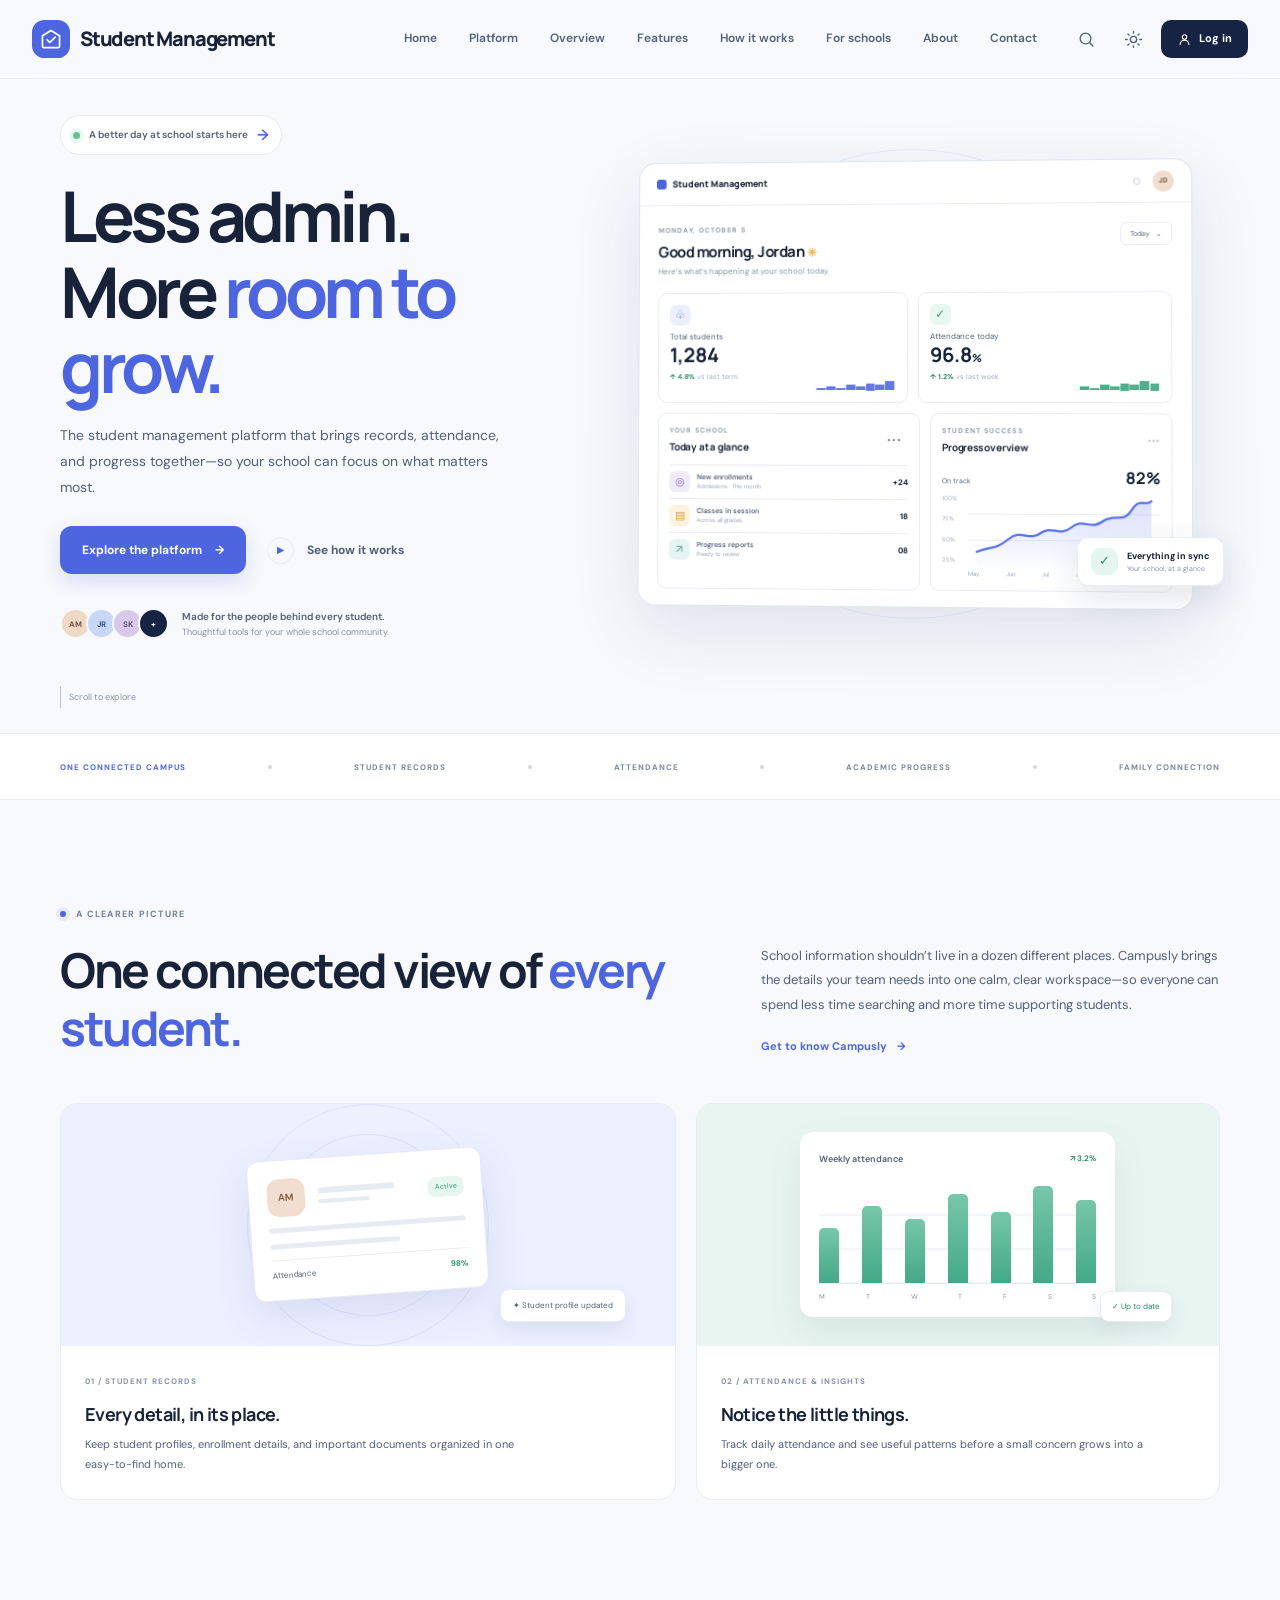
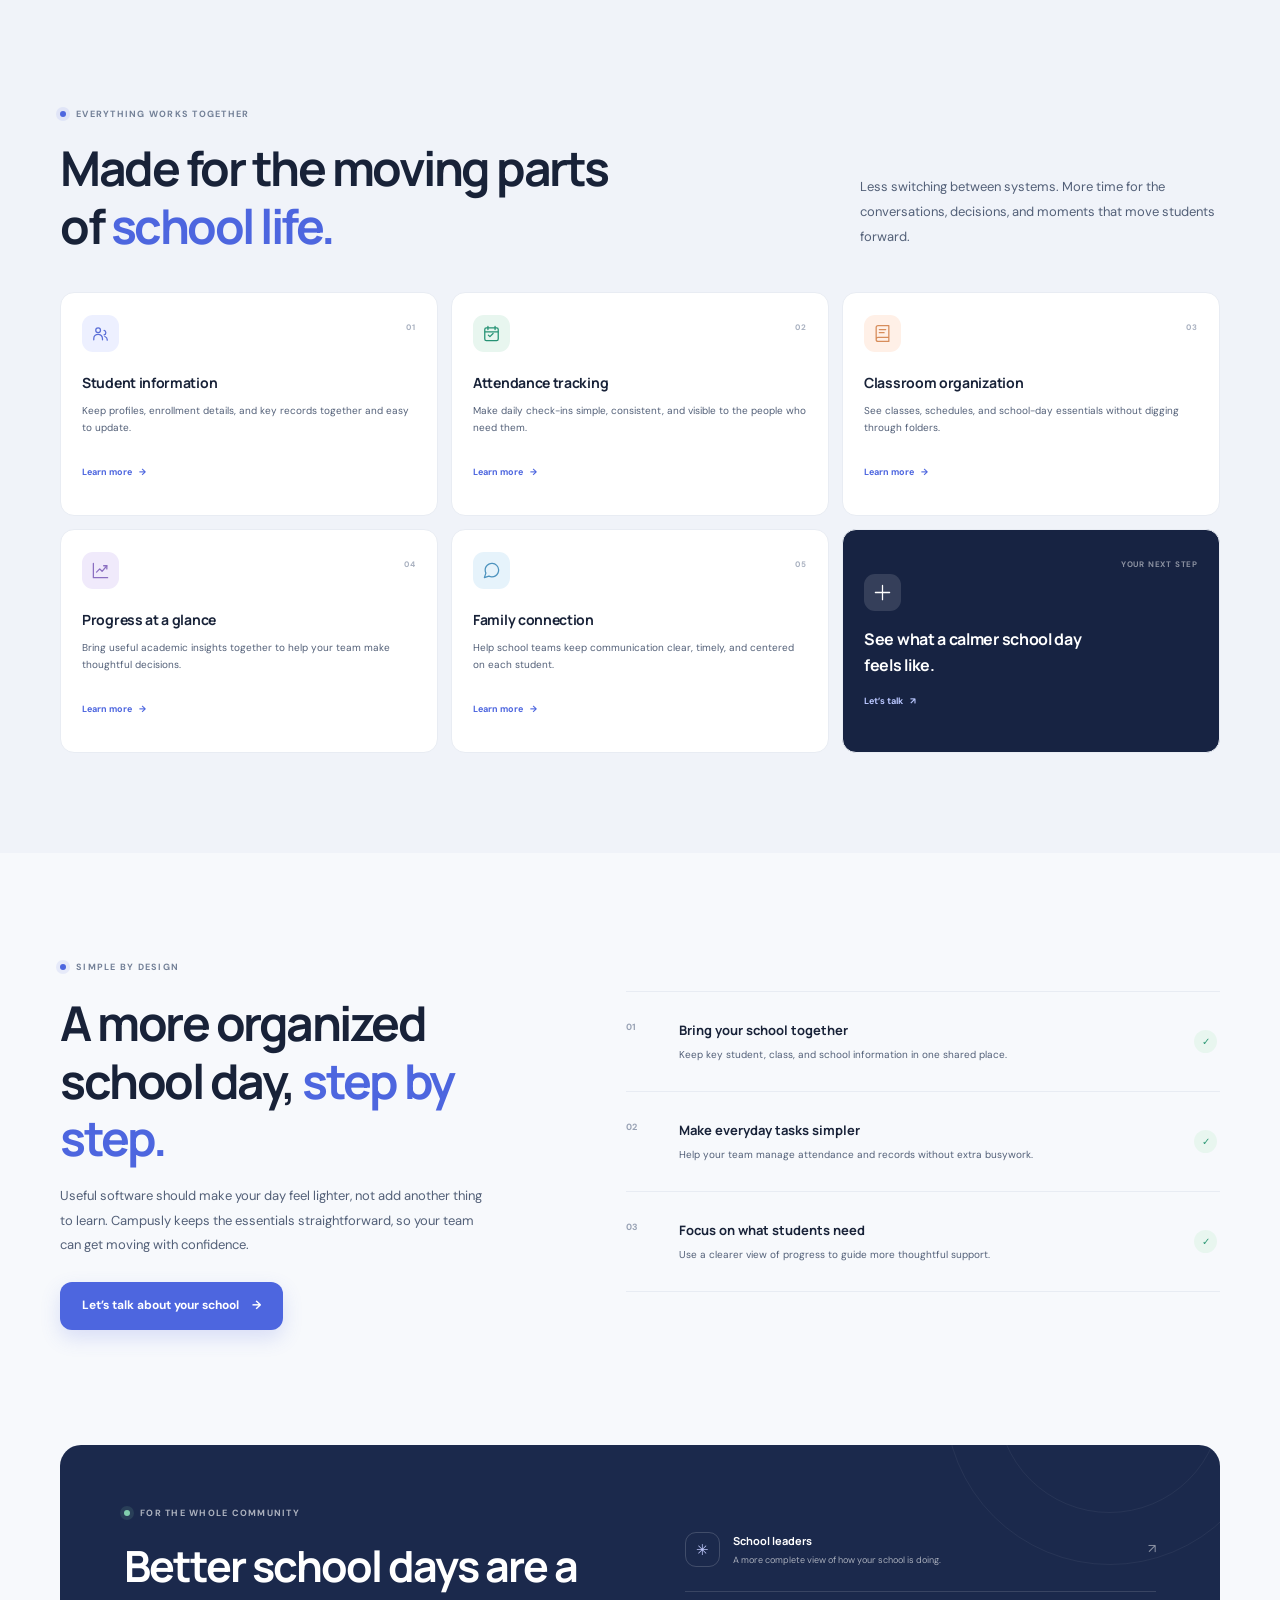
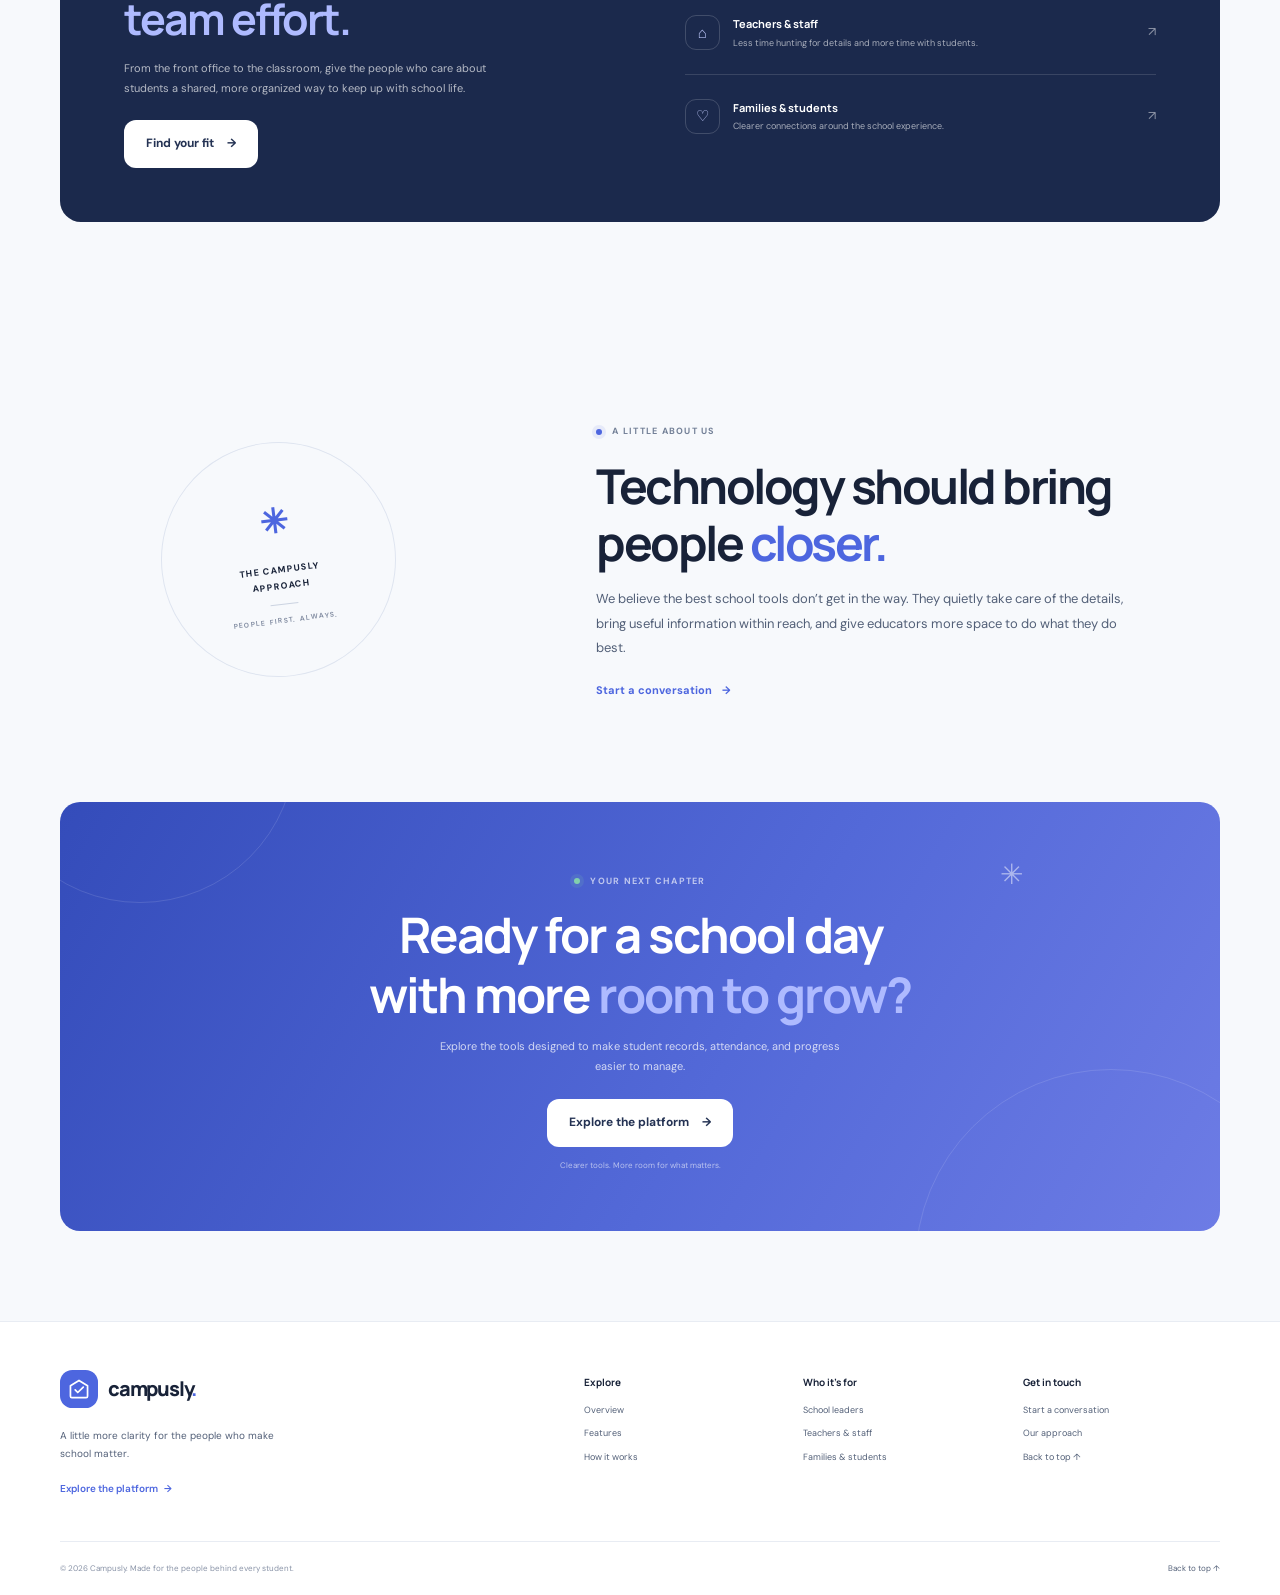
<file: index.html>
<!DOCTYPE html>
<html lang="en">
<head>
    <meta charset="UTF-8">
    <meta name="viewport" content="width=device-width, initial-scale=1.0">
    <meta name="theme-color" content="#f7f9fc">
    <meta name="description" content="A clearer, calmer way to manage student records, attendance, classes, and progress—all in one place.">
    <link rel="stylesheet" href="./assets/css/style.css">
    <title>Student management, made clearer</title>
</head>
<body>
    <a class="skip-link" href="#main">Skip to content</a>

    <header class="site-header">
        <div class="header-inner">
            <a class="brand" href="#home" aria-label="Campusly home">
                <span class="brand-mark" aria-hidden="true">
                    <svg viewBox="0 0 40 40" fill="none"><rect width="40" height="40" rx="13" fill="currentColor"/><path d="M11 16.5 20 11l9 5.5v11a1.5 1.5 0 0 1-1.5 1.5h-15a1.5 1.5 0 0 1-1.5-1.5v-11Z" stroke="white" stroke-width="1.8" stroke-linejoin="round"/><path d="m16 21 2.7 2.7L24.5 18" stroke="white" stroke-width="1.8" stroke-linecap="round" stroke-linejoin="round"/></svg>
                </span>
                <span class="brand-name">Student Management</span>
            </a>

            <button class="menu-toggle icon-button" type="button" aria-label="Open navigation" aria-expanded="false" aria-controls="primary-navigation">
                <svg class="menu-icon" viewBox="0 0 24 24" aria-hidden="true"><path d="M4 7h16M4 12h16M4 17h16"/></svg>
                <svg class="close-icon" viewBox="0 0 24 24" aria-hidden="true"><path d="m6 6 12 12M18 6 6 18"/></svg>
            </button>

            <nav class="primary-navigation" id="primary-navigation" aria-label="Main navigation">
                <a href="index.html">Home</a>
                <a href="platform.html">Platform</a>
                <a href="#overview">Overview</a>
                <a href="#features">Features</a>
                <a href="#how-it-works">How it works</a>
                <a href="#for-schools">For schools</a>
                <a href="#about">About</a>
                <a href="contact.html">Contact</a>
            </nav>

            <div class="header-actions">
                <button class="icon-button search-toggle" type="button" aria-label="Search this page" title="Search">
                    <svg viewBox="0 0 24 24" aria-hidden="true"><circle cx="10.8" cy="10.8" r="6.8"/><path d="m16 16 4.2 4.2"/></svg>
                </button>
                <button class="icon-button theme-toggle" type="button" aria-label="Switch to dark mode" title="Switch theme">
                    <svg class="sun-icon" viewBox="0 0 24 24" aria-hidden="true"><circle cx="12" cy="12" r="4"/><path d="M12 2v2m0 16v2M4.93 4.93l1.42 1.42m11.3 11.3 1.42 1.42M2 12h2m16 0h2M4.93 19.07l1.42-1.42m11.3-11.3 1.42-1.42"/></svg>
                    <svg class="moon-icon" viewBox="0 0 24 24" aria-hidden="true"><path d="M20.2 15.3A8.5 8.5 0 0 1 8.7 3.8 8.6 8.6 0 1 0 20.2 15.3Z"/></svg>
                </button>
                <button class="button button-small button-dark header-login" type="button" aria-haspopup="dialog" aria-controls="access-dialog"><svg viewBox="0 0 24 24" aria-hidden="true"><circle cx="12" cy="8" r="3.5"/><path d="M5 20a7 7 0 0 1 14 0"/></svg><span>Log in</span></button>
            </div>
        </div>
    </header>

    <main id="main">
        <section class="hero section-shell" id="home">
            <div class="hero-copy">
                <a class="announcement" href="#features"><span class="announcement-dot"></span> A better day at school starts here <span aria-hidden="true">→</span></a>
                <h1>Less admin.<br>More <span>room to grow.</span></h1>
                <p class="hero-description">The student management platform that brings records, attendance, and progress together—so your school can focus on what matters most.</p>
                <div class="hero-actions">
                    <a class="button button-primary" href="platform.html">Explore the platform <span aria-hidden="true">→</span></a>
                    <a class="button button-quiet" href="#how-it-works"><span class="play-icon" aria-hidden="true">▶</span> See how it works</a>
                </div>
                <div class="hero-proof">
                    <div class="avatar-stack" aria-hidden="true"><span>AM</span><span>JR</span><span>SK</span><span>+</span></div>
                    <p><strong>Made for the people behind every student.</strong><br>Thoughtful tools for your whole school community.</p>
                </div>
            </div>

            <div class="hero-visual" aria-label="Preview of the Campusly school dashboard">
                <div class="visual-orbit orbit-one"></div>
                <div class="visual-orbit orbit-two"></div>
                <div class="dashboard-card">
                    <div class="dashboard-topbar">
                        <div class="dashboard-brand"><span></span> Student Management</div>
                        <div class="dashboard-top-actions"><span class="topbar-dot"></span><span class="mini-avatar">JD</span></div>
                    </div>
                    <div class="dashboard-content">
                        <div class="dashboard-greeting"><div><span class="eyebrow">MONDAY, OCTOBER 5</span><h2>Good morning, Jordan <span>✳</span></h2><p>Here’s what’s happening at your school today.</p></div><button class="date-pill" type="button" aria-label="Current date">Today <span>⌄</span></button></div>
                        <div class="stat-grid">
                            <article class="stat-card"><span class="stat-icon stat-blue">♧</span><span class="stat-label">Total students</span><strong>1,284</strong><span class="stat-change">↑ 4.8% <span>vs last term</span></span><span class="sparkline spark-blue" aria-hidden="true">▁▂▁▃▂▄▃▅</span></article>
                            <article class="stat-card"><span class="stat-icon stat-green">✓</span><span class="stat-label">Attendance today</span><strong>96.8<span class="stat-unit">%</span></strong><span class="stat-change">↑ 1.2% <span>vs last week</span></span><span class="sparkline spark-green" aria-hidden="true">▂▁▃▂▄▃▅▄</span></article>
                        </div>
                        <div class="dashboard-lower">
                            <article class="activity-card"><div class="card-heading"><div><span class="eyebrow">YOUR SCHOOL</span><h3>Today at a glance</h3></div><button class="more-button" type="button" aria-label="More activity options">···</button></div><div class="activity-row"><span class="activity-symbol activity-purple">◎</span><span class="activity-text"><strong>New enrollments</strong><small>Admissions · This month</small></span><b>+24</b></div><div class="activity-row"><span class="activity-symbol activity-amber">▤</span><span class="activity-text"><strong>Classes in session</strong><small>Across all grades</small></span><b>18</b></div><div class="activity-row"><span class="activity-symbol activity-teal">↗</span><span class="activity-text"><strong>Progress reports</strong><small>Ready to review</small></span><b>08</b></div></article>
                            <article class="chart-card"><div class="card-heading"><div><span class="eyebrow">STUDENT SUCCESS</span><h3>Progress overview</h3></div><span class="chart-menu">•••</span></div><div class="chart-total">On track <strong>82%</strong></div><div class="progress-chart" aria-label="Student progress overview: 82 percent on track"><div class="chart-axis"><span>100%</span><span>75%</span><span>50%</span><span>25%</span></div><svg viewBox="0 0 230 100" role="img" aria-label="Progress has steadily increased over the past six months"><defs><linearGradient id="chartFill" x1="0" x2="0" y1="0" y2="1"><stop offset="0" stop-color="#5973ec" stop-opacity=".22"/><stop offset="1" stop-color="#5973ec" stop-opacity="0"/></linearGradient></defs><path d="M0 76C20 68 25 73 42 59s26 3 42-8 25 5 41-8 25 4 41-8 27 3 38-15 18-4 26-12v92H0Z" fill="url(#chartFill)"/><path d="M0 76C20 68 25 73 42 59s26 3 42-8 25 5 41-8 25 4 41-8 27 3 38-15 18-4 26-12" fill="none" stroke="#5973ec" stroke-width="3" stroke-linecap="round"/></svg></div><div class="chart-months"><span>May</span><span>Jun</span><span>Jul</span><span>Aug</span><span>Sep</span><span>Oct</span></div></article>
                        </div>
                    </div>
                </div>
                <div class="floating-note"><span class="floating-check">✓</span><span><strong>Everything in sync</strong><small>Your school, at a glance</small></span></div>
            </div>
            <a class="scroll-cue" href="#overview"><span></span> Scroll to explore</a>
        </section>

        <section class="trust-strip" aria-label="Platform highlights">
            <div class="trust-inner"><span>ONE CONNECTED CAMPUS</span><span class="trust-divider"></span><span>STUDENT RECORDS</span><span class="trust-divider"></span><span>ATTENDANCE</span><span class="trust-divider"></span><span>ACADEMIC PROGRESS</span><span class="trust-divider"></span><span>FAMILY CONNECTION</span></div>
        </section>

        <section class="section section-overview" id="overview">
            <div class="section-shell overview-grid">
                <div class="section-intro"><span class="section-kicker"><span></span> A clearer picture</span><h2>One connected view of <span>every student.</span></h2></div>
                <div class="overview-copy"><p>School information shouldn’t live in a dozen different places. Campusly brings the details your team needs into one calm, clear workspace—so everyone can spend less time searching and more time supporting students.</p><a class="text-link" href="#how-it-works">Get to know Campusly <span aria-hidden="true">→</span></a></div>
            </div>
            <div class="section-shell overview-cards">
                <article class="overview-card overview-featured"><div class="overview-visual records-visual"><div class="record-sheet"><span class="record-avatar">AM</span><span class="record-lines"><b></b><i></i></span><span class="record-tag">Active</span><span class="record-line-long"></span><span class="record-line-long short"></span><span class="record-bottom"><span>Attendance</span><strong>98%</strong></span></div><div class="record-mini">✦ Student profile updated</div></div><div class="overview-card-copy"><span class="card-number">01 / STUDENT RECORDS</span><h3>Every detail, in its place.</h3><p>Keep student profiles, enrollment details, and important documents organized in one easy-to-find home.</p></div></article>
                <article class="overview-card"><div class="overview-visual attendance-visual"><div class="attendance-window"><div class="attendance-window-top"><span>Weekly attendance</span><span class="attendance-up">↗ 3.2%</span></div><div class="attendance-bars"><i style="--bar:55%"></i><i style="--bar:76%"></i><i style="--bar:64%"></i><i style="--bar:88%"></i><i style="--bar:71%"></i><i style="--bar:96%"></i><i style="--bar:82%"></i></div><div class="attendance-days"><span>M</span><span>T</span><span>W</span><span>T</span><span>F</span><span>S</span><span>S</span></div></div><span class="attendance-badge">✓ Up to date</span></div><div class="overview-card-copy"><span class="card-number">02 / ATTENDANCE &amp; INSIGHTS</span><h3>Notice the little things.</h3><p>Track daily attendance and see useful patterns before a small concern grows into a bigger one.</p></div></article>
            </div>
        </section>

        <section class="section features-section" id="features">
            <div class="section-shell">
                <div class="section-heading"><div><span class="section-kicker"><span></span> Everything works together</span><h2>Made for the moving parts<br>of <span>school life.</span></h2></div><p>Less switching between systems. More time for the conversations, decisions, and moments that move students forward.</p></div>
                <div class="feature-grid">
                    <article class="feature-card"><span class="feature-icon icon-indigo"><svg viewBox="0 0 24 24" aria-hidden="true"><circle cx="9" cy="8" r="3"/><path d="M3.5 20v-1.5a5.5 5.5 0 0 1 11 0V20m2-12a3 3 0 0 1 0 5.8m1 2a4.5 4.5 0 0 1 3 4.2v.5"/></svg></span><span class="feature-index">01</span><h3>Student information</h3><p>Keep profiles, enrollment details, and key records together and easy to update.</p><a href="#get-started" aria-label="Learn more about student information">Learn more <span>→</span></a></article>
                    <article class="feature-card"><span class="feature-icon icon-mint"><svg viewBox="0 0 24 24" aria-hidden="true"><rect x="3.5" y="5" width="17" height="16" rx="2"/><path d="M7.5 3v4m9-4v4M4 10h16m-12 4 2 2 4-4"/></svg></span><span class="feature-index">02</span><h3>Attendance tracking</h3><p>Make daily check-ins simple, consistent, and visible to the people who need them.</p><a href="#get-started" aria-label="Learn more about attendance tracking">Learn more <span>→</span></a></article>
                    <article class="feature-card"><span class="feature-icon icon-peach"><svg viewBox="0 0 24 24" aria-hidden="true"><path d="M4 19.5A2.5 2.5 0 0 1 6.5 17H20M6.5 2H20v20H6.5A2.5 2.5 0 0 1 4 19.5v-15A2.5 2.5 0 0 1 6.5 2Z"/><path d="M8 7h8m-8 4h6"/></svg></span><span class="feature-index">03</span><h3>Classroom organization</h3><p>See classes, schedules, and school-day essentials without digging through folders.</p><a href="#get-started" aria-label="Learn more about classroom organization">Learn more <span>→</span></a></article>
                    <article class="feature-card"><span class="feature-icon icon-lilac"><svg viewBox="0 0 24 24" aria-hidden="true"><path d="M3 3v18h18M7 14l4-4 3 3 6-7"/><path d="M16 6h4v4"/></svg></span><span class="feature-index">04</span><h3>Progress at a glance</h3><p>Bring useful academic insights together to help your team make thoughtful decisions.</p><a href="#get-started" aria-label="Learn more about student progress">Learn more <span>→</span></a></article>
                    <article class="feature-card"><span class="feature-icon icon-sky"><svg viewBox="0 0 24 24" aria-hidden="true"><path d="M21 11.5a8.4 8.4 0 0 1-.9 3.8 8.5 8.5 0 0 1-7.6 4.7 8.4 8.4 0 0 1-3.8-.9L3 21l1.9-5.7a8.4 8.4 0 0 1-.9-3.8 8.5 8.5 0 0 1 4.7-7.6 8.4 8.4 0 0 1 3.8-.9h.5a8.5 8.5 0 0 1 8 8v.5Z"/></svg></span><span class="feature-index">05</span><h3>Family connection</h3><p>Help school teams keep communication clear, timely, and centered on each student.</p><a href="#get-started" aria-label="Learn more about family connection">Learn more <span>→</span></a></article>
                    <article class="feature-card feature-card-cta"><span class="feature-icon icon-white"><svg viewBox="0 0 24 24" aria-hidden="true"><path d="M12 3v18m9-9H3"/></svg></span><span class="feature-index">YOUR NEXT STEP</span><h3>See what a calmer school day feels like.</h3><a class="feature-cta-link" href="#get-started">Let’s talk <span>↗</span></a></article>
                </div>
            </div>
        </section>

        <section class="section workflow-section" id="how-it-works">
            <div class="section-shell workflow-grid">
                <div class="workflow-copy"><span class="section-kicker"><span></span> Simple by design</span><h2>A more organized school day, <span>step by step.</span></h2><p>Useful software should make your day feel lighter, not add another thing to learn. Campusly keeps the essentials straightforward, so your team can get moving with confidence.</p><a class="button button-primary" href="#get-started">Let’s talk about your school <span>→</span></a></div>
                <div class="workflow-steps">
                    <article class="workflow-step"><span class="step-number">01</span><div><h3>Bring your school together</h3><p>Keep key student, class, and school information in one shared place.</p></div><span class="step-check">✓</span></article>
                    <article class="workflow-step"><span class="step-number">02</span><div><h3>Make everyday tasks simpler</h3><p>Help your team manage attendance and records without extra busywork.</p></div><span class="step-check">✓</span></article>
                    <article class="workflow-step"><span class="step-number">03</span><div><h3>Focus on what students need</h3><p>Use a clearer view of progress to guide more thoughtful support.</p></div><span class="step-check">✓</span></article>
                </div>
            </div>
        </section>

        <section class="section school-section" id="for-schools">
            <div class="section-shell school-panel">
                <div class="school-copy"><span class="section-kicker section-kicker-light"><span></span> For the whole community</span><h2>Better school days are a <span>team effort.</span></h2><p>From the front office to the classroom, give the people who care about students a shared, more organized way to keep up with school life.</p><a class="button button-light" href="#get-started">Find your fit <span>→</span></a></div>
                <div class="school-roles">
                    <article><span class="role-icon">✳</span><div><h3>School leaders</h3><p>A more complete view of how your school is doing.</p></div><span class="role-arrow">↗</span></article>
                    <article><span class="role-icon">⌂</span><div><h3>Teachers &amp; staff</h3><p>Less time hunting for details and more time with students.</p></div><span class="role-arrow">↗</span></article>
                    <article><span class="role-icon">♡</span><div><h3>Families &amp; students</h3><p>Clearer connections around the school experience.</p></div><span class="role-arrow">↗</span></article>
                </div>
                <div class="school-decoration school-decoration-one"></div><div class="school-decoration school-decoration-two"></div>
            </div>
        </section>

        <section class="section about-section" id="about">
            <div class="section-shell about-grid"><div class="about-stamp"><span class="stamp-star">✳</span><span>THE CAMPUSLY<br>APPROACH</span><span class="stamp-line"></span><small>PEOPLE FIRST. ALWAYS.</small></div><div class="about-copy"><span class="section-kicker"><span></span> A little about us</span><h2>Technology should bring people <span>closer.</span></h2><p>We believe the best school tools don’t get in the way. They quietly take care of the details, bring useful information within reach, and give educators more space to do what they do best.</p><a class="text-link" href="#get-started">Start a conversation <span aria-hidden="true">→</span></a></div></div>
        </section>

        <section class="section cta-section" id="get-started">
            <div class="section-shell cta-panel"><div class="cta-sparkle" aria-hidden="true">✳</div><span class="section-kicker section-kicker-light"><span></span> Your next chapter</span><h2>Ready for a school day<br>with more <span>room to grow?</span></h2><p>Explore the tools designed to make student records, attendance, and progress easier to manage.</p><a class="button button-light" href="platform.html">Explore the platform <span>→</span></a><small>Clearer tools. More room for what matters.</small></div>
        </section>
    </main>

    <footer class="site-footer">
        <div class="section-shell footer-main">
            <div class="footer-brand-column"><a class="brand footer-brand" href="#home" aria-label="Campusly home"><span class="brand-mark"><svg viewBox="0 0 40 40" fill="none" aria-hidden="true"><rect width="40" height="40" rx="13" fill="currentColor"/><path d="M11 16.5 20 11l9 5.5v11a1.5 1.5 0 0 1-1.5 1.5h-15a1.5 1.5 0 0 1-1.5-1.5v-11Z" stroke="white" stroke-width="1.8" stroke-linejoin="round"/><path d="m16 21 2.7 2.7L24.5 18" stroke="white" stroke-width="1.8" stroke-linecap="round" stroke-linejoin="round"/></svg></span><span class="brand-name">campusly<span>.</span></span></a><p>A little more clarity for the people who make school matter.</p><a class="footer-email" href="#features">Explore the platform <span>→</span></a></div>
            <div class="footer-links"><div><h3>Explore</h3><a href="#overview">Overview</a><a href="#features">Features</a><a href="#how-it-works">How it works</a></div><div><h3>Who it’s for</h3><a href="#for-schools">School leaders</a><a href="#for-schools">Teachers &amp; staff</a><a href="#for-schools">Families &amp; students</a></div><div><h3>Get in touch</h3><a href="#get-started">Start a conversation</a><a href="#about">Our approach</a><a href="#home">Back to top ↑</a></div></div>
        </div>
        <div class="section-shell footer-bottom"><span>© <span id="current-year">2026</span> Campusly. Made for the people behind every student.</span><div><a class="back-to-top" href="#home">Back to top ↑</a></div></div>
    </footer>

    <dialog class="search-dialog" aria-labelledby="search-title">
        <form method="dialog" class="search-dialog-top"><h2 id="search-title">Find something</h2><button class="icon-button dialog-close" type="submit" aria-label="Close search">×</button></form>
        <label class="search-field"><svg viewBox="0 0 24 24" aria-hidden="true"><circle cx="10.8" cy="10.8" r="6.8"/><path d="m16 16 4.2 4.2"/></svg><input class="search-input" type="search" placeholder="Try “attendance” or “families”" autocomplete="off"></label>
        <p class="search-hint">Search this page to find the right section.</p>
        <div class="search-results" aria-live="polite"></div>
    </dialog>

    <dialog class="access-dialog" id="access-dialog" aria-labelledby="access-title">
        <form method="dialog" class="search-dialog-top"><h2 id="access-title">School portal access</h2><button class="icon-button dialog-close" type="submit" aria-label="Close dialog">×</button></form>
        <p>Campusly access is provided by your school. Use the sign-in link shared by your school administrator to open your school portal.</p>
        <a class="button button-primary" href="#for-schools">Explore Campusly <span aria-hidden="true">→</span></a>
    </dialog>

    <script src="./assets/js/script.js"></script>
</body>
</html>
</file>
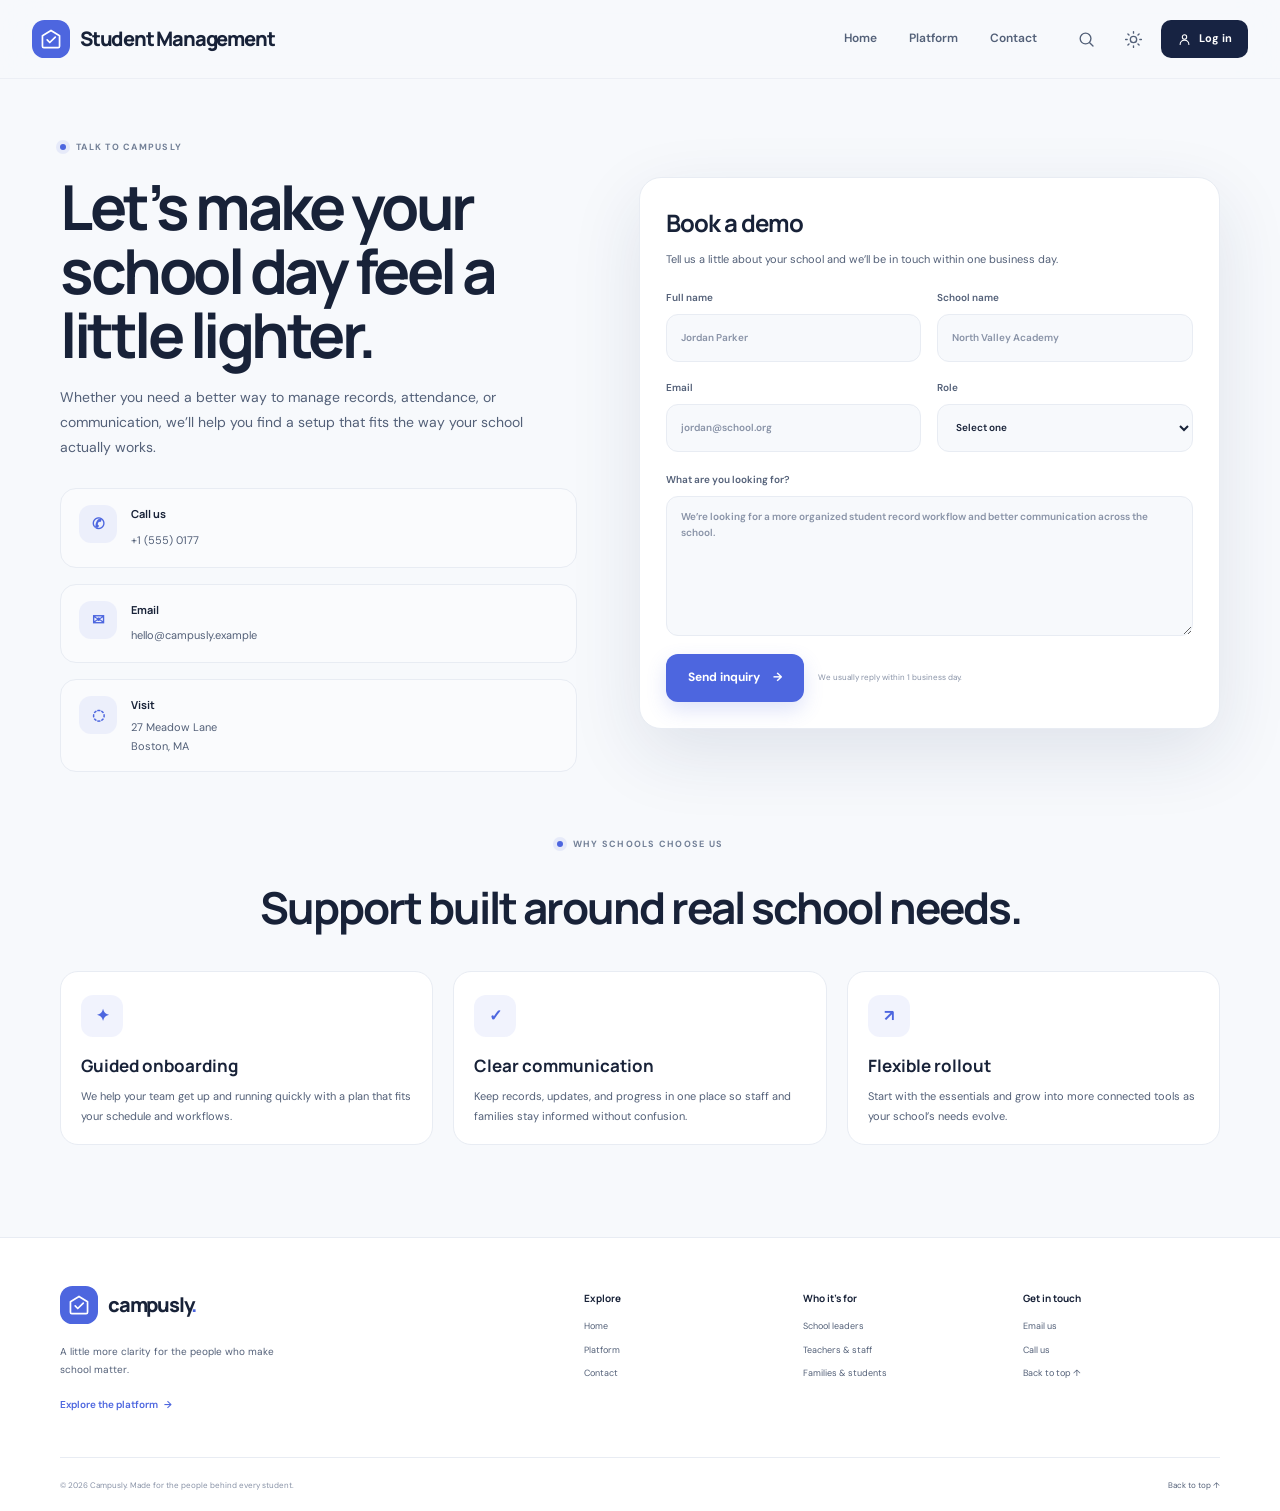
<file: contact.html>
<!DOCTYPE html>
<html lang="en">
<head>
    <meta charset="UTF-8">
    <meta name="viewport" content="width=device-width, initial-scale=1.0">
    <meta name="theme-color" content="#f7f9fc">
    <meta name="description" content="Contact the Student Management team to book a demo, ask about pricing, or learn how Campusly can support your school.">
    <link rel="stylesheet" href="./assets/css/style.css">
    <title>Contact | Student Management</title>
</head>
<body>
    <a class="skip-link" href="#main">Skip to content</a>

    <header class="site-header">
        <div class="header-inner">
            <a class="brand" href="index.html" aria-label="Campusly home">
                <span class="brand-mark" aria-hidden="true">
                    <svg viewBox="0 0 40 40" fill="none"><rect width="40" height="40" rx="13" fill="currentColor"/><path d="M11 16.5 20 11l9 5.5v11a1.5 1.5 0 0 1-1.5 1.5h-15a1.5 1.5 0 0 1-1.5-1.5v-11Z" stroke="white" stroke-width="1.8" stroke-linejoin="round"/><path d="m16 21 2.7 2.7L24.5 18" stroke="white" stroke-width="1.8" stroke-linecap="round" stroke-linejoin="round"/></svg>
                </span>
                <span class="brand-name">Student Management</span>
            </a>

            <button class="menu-toggle icon-button" type="button" aria-label="Open navigation" aria-expanded="false" aria-controls="primary-navigation">
                <svg class="menu-icon" viewBox="0 0 24 24" aria-hidden="true"><path d="M4 7h16M4 12h16M4 17h16"/></svg>
                <svg class="close-icon" viewBox="0 0 24 24" aria-hidden="true"><path d="m6 6 12 12M18 6 6 18"/></svg>
            </button>

            <nav class="primary-navigation" id="primary-navigation" aria-label="Main navigation">
                <a href="index.html">Home</a>
                <a href="platform.html">Platform</a>
                <a href="contact.html">Contact</a>
            </nav>

            <div class="header-actions">
                <button class="icon-button search-toggle" type="button" aria-label="Search this page" title="Search">
                    <svg viewBox="0 0 24 24" aria-hidden="true"><circle cx="10.8" cy="10.8" r="6.8"/><path d="m16 16 4.2 4.2"/></svg>
                </button>
                <button class="icon-button theme-toggle" type="button" aria-label="Switch to dark mode" title="Switch theme">
                    <svg class="sun-icon" viewBox="0 0 24 24" aria-hidden="true"><circle cx="12" cy="12" r="4"/><path d="M12 2v2m0 16v2M4.93 4.93l1.42 1.42m11.3 11.3 1.42 1.42M2 12h2m16 0h2M4.93 19.07l1.42-1.42m11.3-11.3 1.42-1.42"/></svg>
                    <svg class="moon-icon" viewBox="0 0 24 24" aria-hidden="true"><path d="M20.2 15.3A8.5 8.5 0 0 1 8.7 3.8 8.6 8.6 0 1 0 20.2 15.3Z"/></svg>
                </button>
                <button class="button button-small button-dark header-login" type="button" aria-haspopup="dialog" aria-controls="access-dialog"><svg viewBox="0 0 24 24" aria-hidden="true"><circle cx="12" cy="8" r="3.5"/><path d="M5 20a7 7 0 0 1 14 0"/></svg><span>Log in</span></button>
            </div>
        </div>
    </header>

    <main id="main">
        <section class="section contact-section">
            <div class="section-shell contact-grid">
                <div class="contact-copy">
                    <span class="section-kicker"><span></span> Talk to Campusly</span>
                    <h1>Let’s make your school day feel a <span>little lighter.</span></h1>
                    <p>Whether you need a better way to manage records, attendance, or communication, we’ll help you find a setup that fits the way your school actually works.</p>

                    <div class="contact-meta">
                        <article class="meta-card">
                            <span class="meta-icon">✆</span>
                            <div>
                                <h3>Call us</h3>
                                <a href="tel:+15550177">+1 (555) 0177</a>
                            </div>
                        </article>
                        <article class="meta-card">
                            <span class="meta-icon">✉</span>
                            <div>
                                <h3>Email</h3>
                                <a href="mailto:hello@campusly.example">hello@campusly.example</a>
                            </div>
                        </article>
                        <article class="meta-card">
                            <span class="meta-icon">◌</span>
                            <div>
                                <h3>Visit</h3>
                                <p>27 Meadow Lane<br>Boston, MA</p>
                            </div>
                        </article>
                    </div>
                </div>

                <div class="contact-card">
                    <div class="contact-card-header">
                        <h2>Book a demo</h2>
                        <p>Tell us a little about your school and we’ll be in touch within one business day.</p>
                    </div>

                    <form class="contact-form">
                        <div class="form-row">
                            <label class="input-group">
                                <span>Full name</span>
                                <input type="text" name="name" placeholder="Jordan Parker" aria-label="Full name">
                            </label>
                            <label class="input-group">
                                <span>School name</span>
                                <input type="text" name="school" placeholder="North Valley Academy" aria-label="School name">
                            </label>
                        </div>
                        <div class="form-row">
                            <label class="input-group">
                                <span>Email</span>
                                <input type="email" name="email" placeholder="jordan@school.org" aria-label="Email address">
                            </label>
                            <label class="input-group">
                                <span>Role</span>
                                <select name="role" aria-label="Role">
                                    <option value="">Select one</option>
                                    <option>School leader</option>
                                    <option>Teacher</option>
                                    <option>Administrator</option>
                                    <option>Parent or guardian</option>
                                </select>
                            </label>
                        </div>
                        <label class="input-group input-group-full">
                            <span>What are you looking for?</span>
                            <textarea name="message" rows="5" placeholder="We’re looking for a more organized student record workflow and better communication across the school."></textarea>
                        </label>
                        <div class="contact-form-actions">
                            <button class="button button-primary" type="submit">Send inquiry <span aria-hidden="true">→</span></button>
                            <small>We usually reply within 1 business day.</small>
                        </div>
                    </form>
                </div>
            </div>
        </section>

        <section class="section support-section">
            <div class="section-shell support-grid">
                <div class="support-intro">
                    <span class="section-kicker"><span></span> Why schools choose us</span>
                    <h2>Support built around <span>real school needs.</span></h2>
                </div>
                <div class="support-cards">
                    <article class="support-card">
                        <span class="support-icon">✦</span>
                        <h3>Guided onboarding</h3>
                        <p>We help your team get up and running quickly with a plan that fits your schedule and workflows.</p>
                    </article>
                    <article class="support-card">
                        <span class="support-icon">✓</span>
                        <h3>Clear communication</h3>
                        <p>Keep records, updates, and progress in one place so staff and families stay informed without confusion.</p>
                    </article>
                    <article class="support-card">
                        <span class="support-icon">↗</span>
                        <h3>Flexible rollout</h3>
                        <p>Start with the essentials and grow into more connected tools as your school’s needs evolve.</p>
                    </article>
                </div>
            </div>
        </section>
    </main>

    <footer class="site-footer">
        <div class="section-shell footer-main">
            <div class="footer-brand-column"><a class="brand footer-brand" href="index.html" aria-label="Campusly home"><span class="brand-mark"><svg viewBox="0 0 40 40" fill="none" aria-hidden="true"><rect width="40" height="40" rx="13" fill="currentColor"/><path d="M11 16.5 20 11l9 5.5v11a1.5 1.5 0 0 1-1.5 1.5h-15a1.5 1.5 0 0 1-1.5-1.5v-11Z" stroke="white" stroke-width="1.8" stroke-linejoin="round"/><path d="m16 21 2.7 2.7L24.5 18" stroke="white" stroke-width="1.8" stroke-linecap="round" stroke-linejoin="round"/></svg></span><span class="brand-name">campusly<span>.</span></span></a><p>A little more clarity for the people who make school matter.</p><a class="footer-email" href="platform.html">Explore the platform <span>→</span></a></div>
            <div class="footer-links"><div><h3>Explore</h3><a href="index.html">Home</a><a href="platform.html">Platform</a><a href="contact.html">Contact</a></div><div><h3>Who it’s for</h3><a href="platform.html">School leaders</a><a href="platform.html">Teachers &amp; staff</a><a href="platform.html">Families &amp; students</a></div><div><h3>Get in touch</h3><a href="mailto:hello@campusly.example">Email us</a><a href="tel:+15550177">Call us</a><a href="#main">Back to top ↑</a></div></div>
        </div>
        <div class="section-shell footer-bottom"><span>© <span id="current-year">2026</span> Campusly. Made for the people behind every student.</span><div><a class="back-to-top" href="#main">Back to top ↑</a></div></div>
    </footer>

    <dialog class="search-dialog" aria-labelledby="search-title">
        <form method="dialog" class="search-dialog-top"><h2 id="search-title">Find something</h2><button class="icon-button dialog-close" type="submit" aria-label="Close search">×</button></form>
        <label class="search-field"><svg viewBox="0 0 24 24" aria-hidden="true"><circle cx="10.8" cy="10.8" r="6.8"/><path d="m16 16 4.2 4.2"/></svg><input class="search-input" type="search" placeholder="Try “attendance” or “families”" autocomplete="off"></label>
        <p class="search-hint">Search this page to find the right section.</p>
        <div class="search-results" aria-live="polite"></div>
    </dialog>

    <dialog class="access-dialog" id="access-dialog" aria-labelledby="access-title">
        <form method="dialog" class="search-dialog-top"><h2 id="access-title">School portal access</h2><button class="icon-button dialog-close" type="submit" aria-label="Close dialog">×</button></form>
        <p>Campusly access is provided by your school. Use the sign-in link shared by your school administrator to open your school portal.</p>
        <a class="button button-primary" href="platform.html">Explore Campusly <span aria-hidden="true">→</span></a>
    </dialog>

    <script src="./assets/js/script.js"></script>
</body>
</html>
</file>
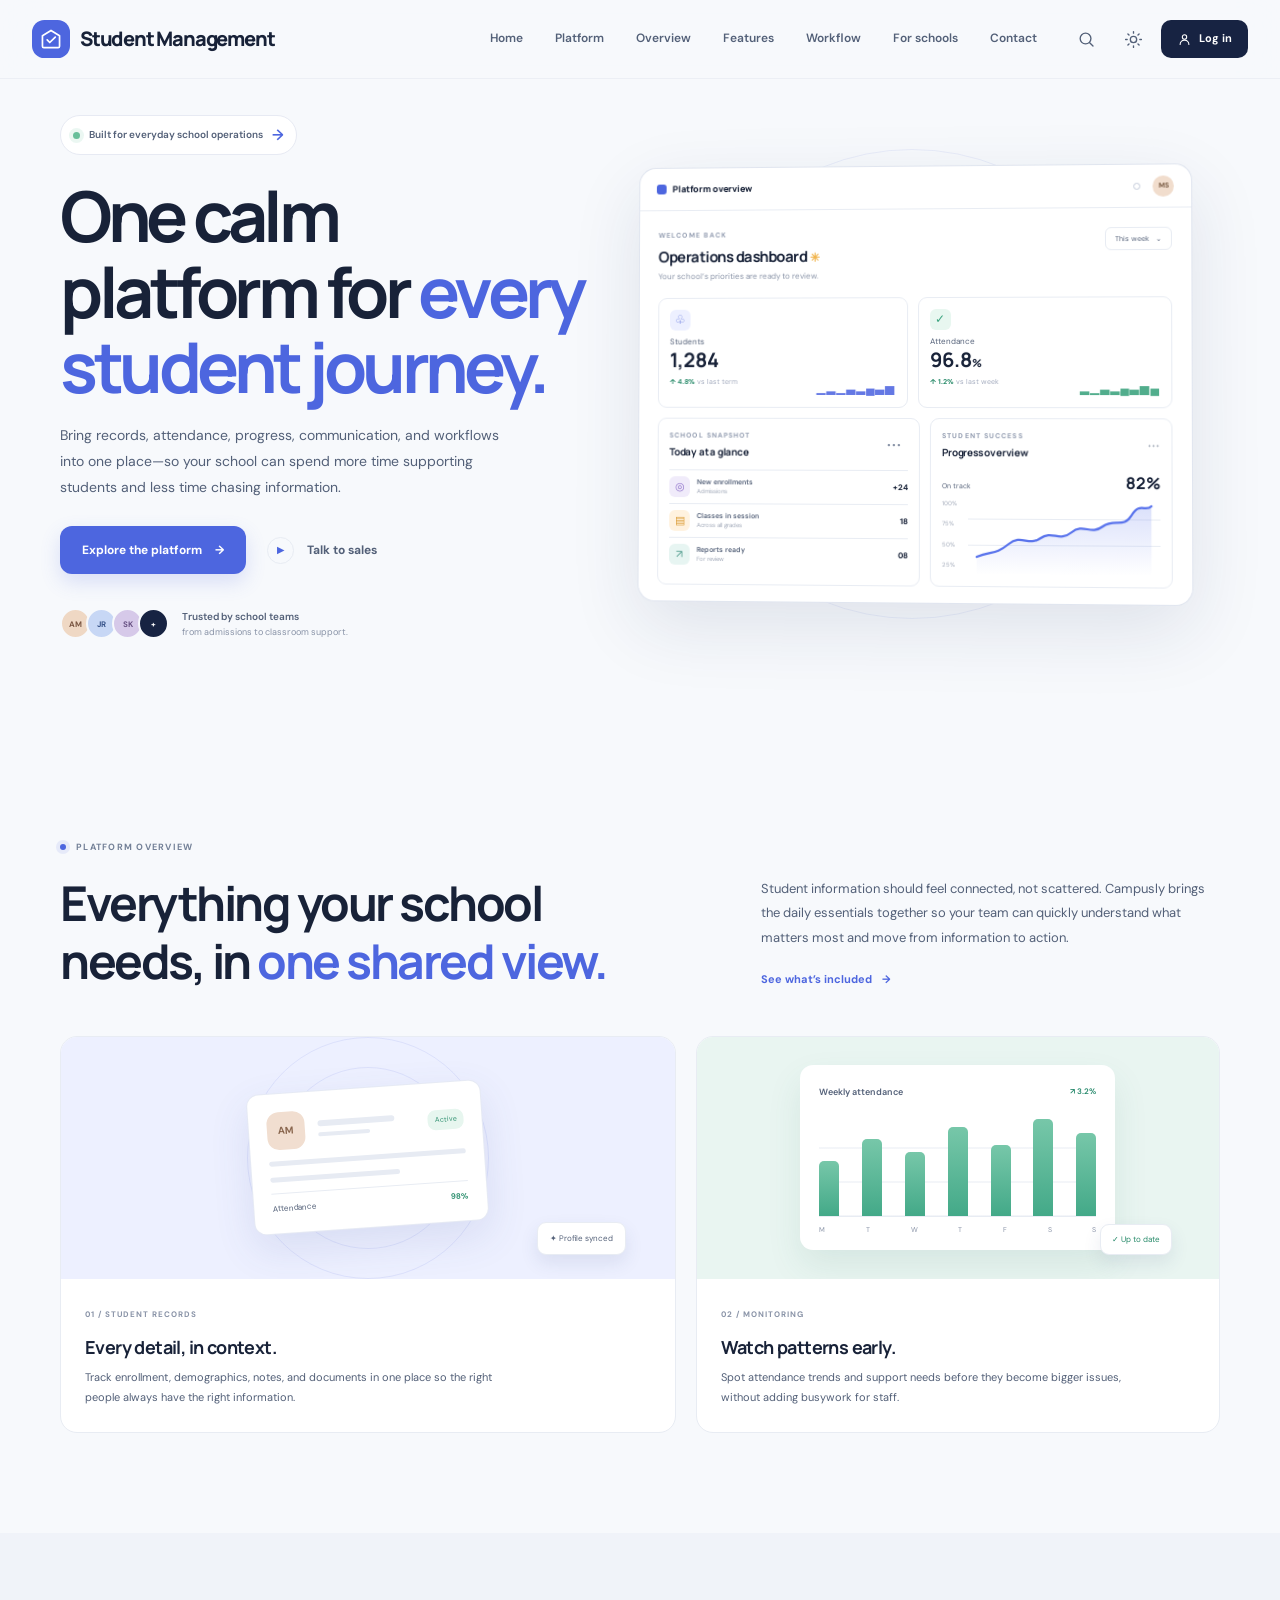
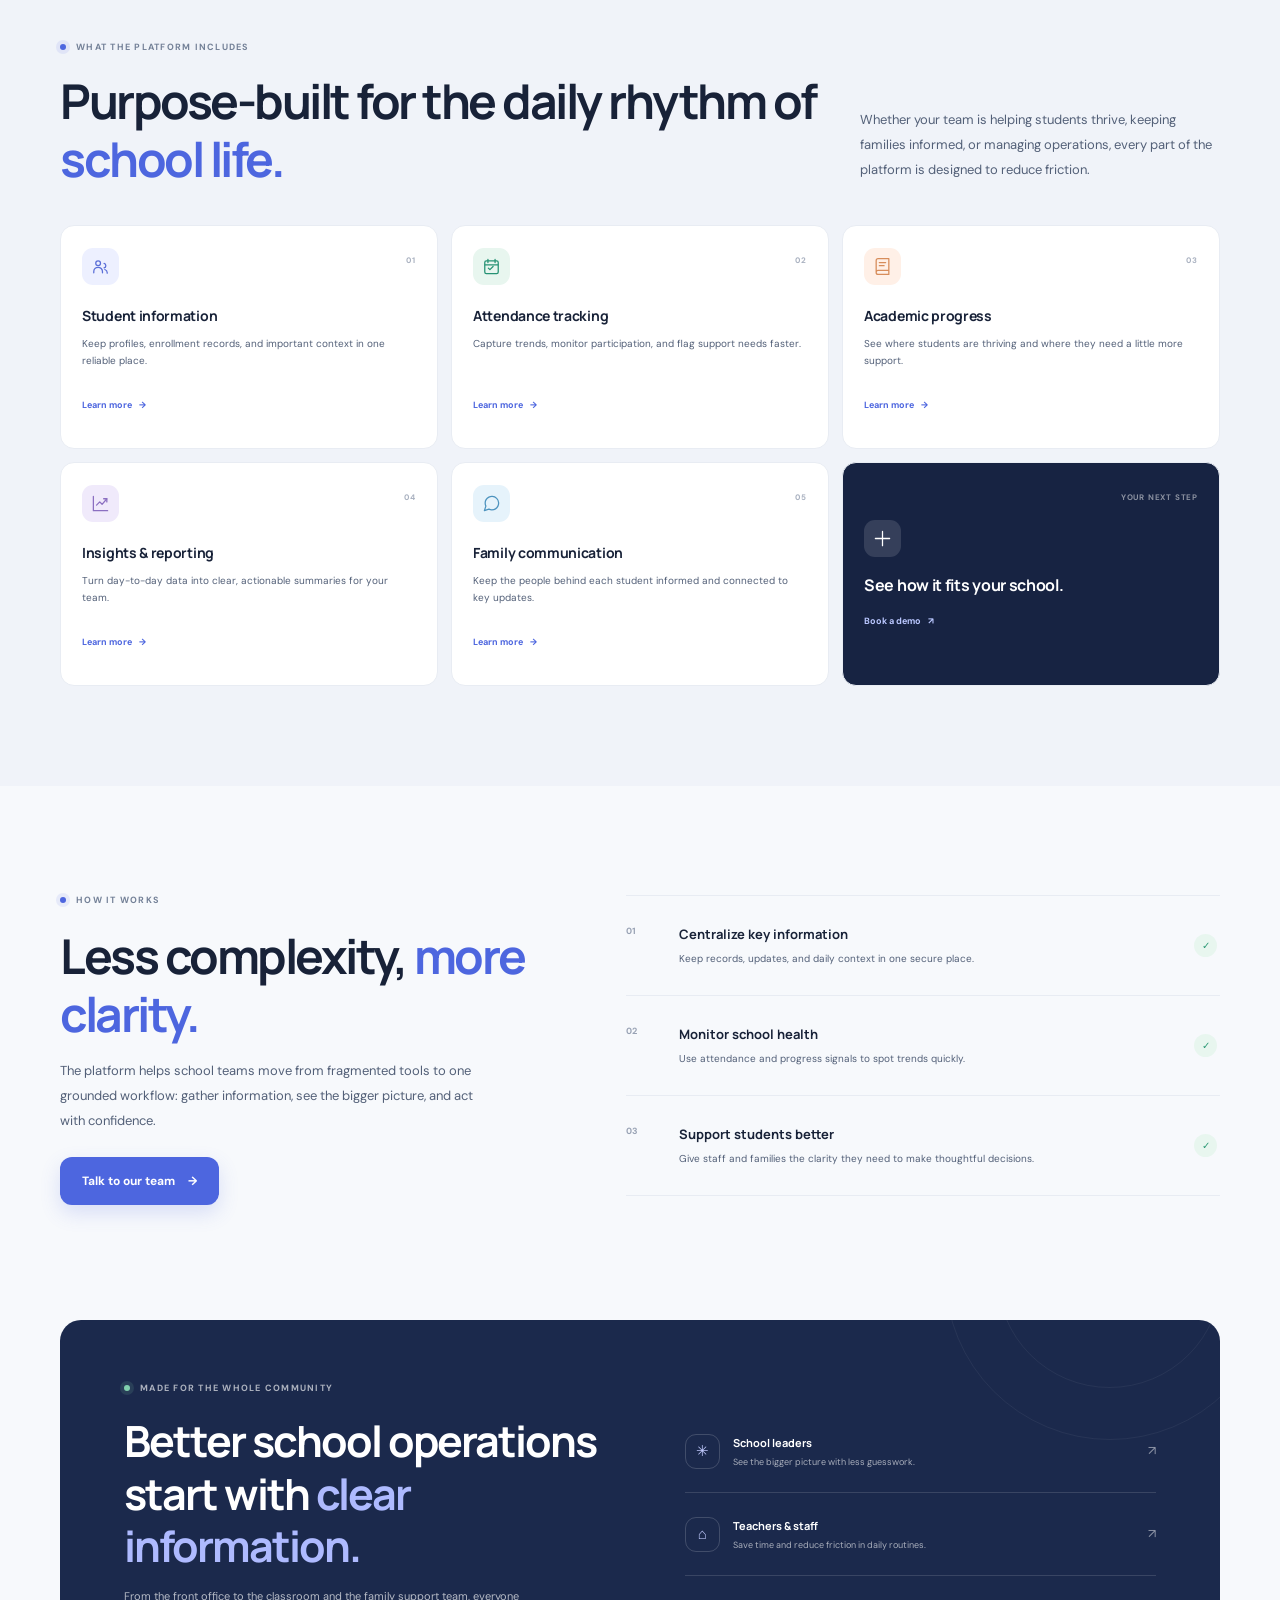
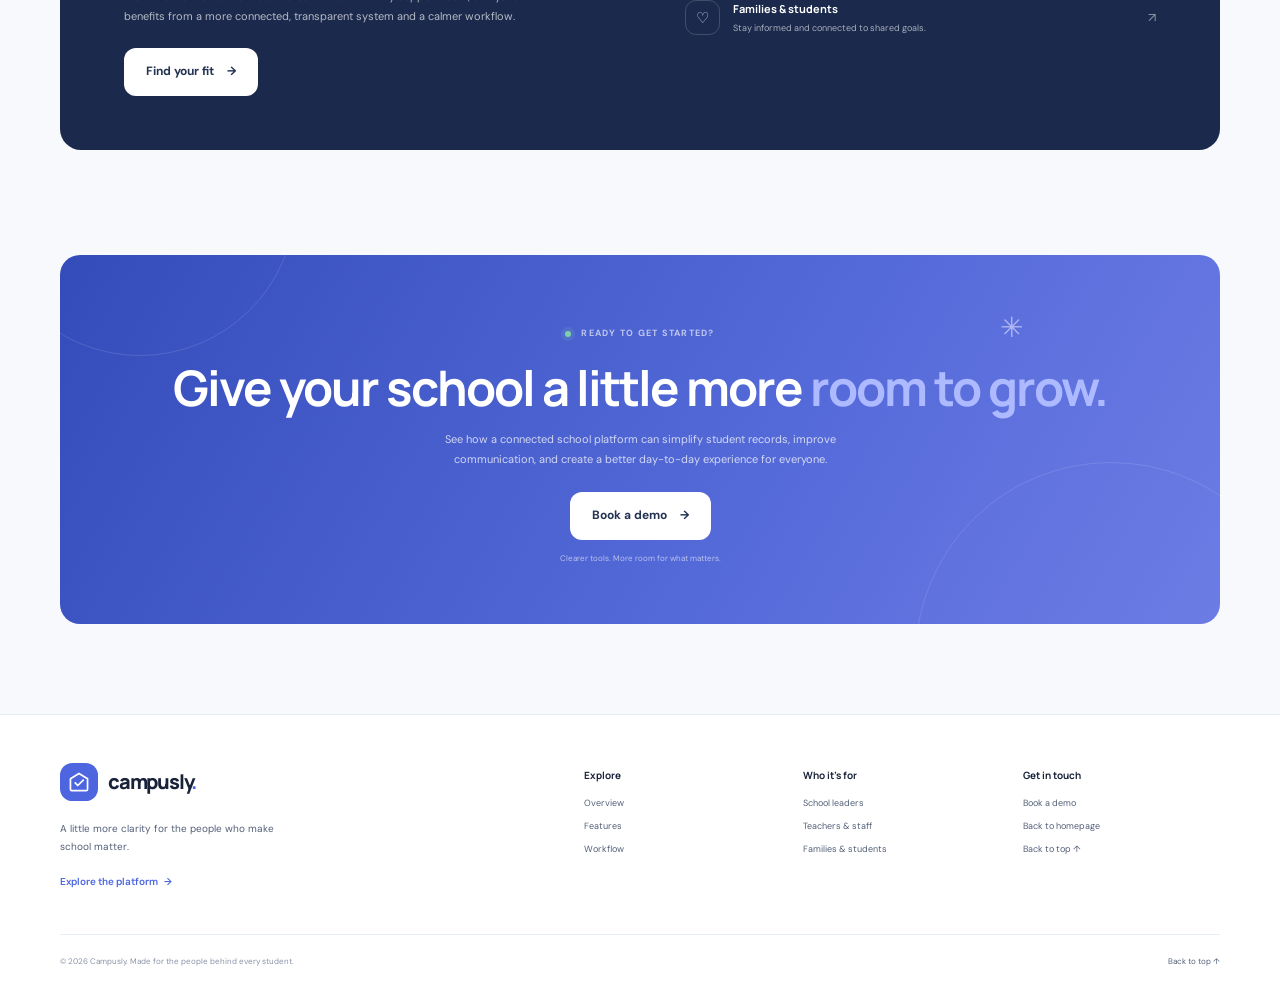
<file: platform.html>
<!DOCTYPE html>
<html lang="en">
<head>
    <meta charset="UTF-8">
    <meta name="viewport" content="width=device-width, initial-scale=1.0">
    <meta name="theme-color" content="#f7f9fc">
    <meta name="description" content="Student management platform overview for school operations, records, attendance, and student progress.">
    <link rel="stylesheet" href="./assets/css/style.css">
    <title>Platform | Student Management</title>
</head>
<body>
    <a class="skip-link" href="#main">Skip to content</a>

    <header class="site-header">
        <div class="header-inner">
            <a class="brand" href="index.html" aria-label="Campusly home">
                <span class="brand-mark" aria-hidden="true">
                    <svg viewBox="0 0 40 40" fill="none"><rect width="40" height="40" rx="13" fill="currentColor"/><path d="M11 16.5 20 11l9 5.5v11a1.5 1.5 0 0 1-1.5 1.5h-15a1.5 1.5 0 0 1-1.5-1.5v-11Z" stroke="white" stroke-width="1.8" stroke-linejoin="round"/><path d="m16 21 2.7 2.7L24.5 18" stroke="white" stroke-width="1.8" stroke-linecap="round" stroke-linejoin="round"/></svg>
                </span>
                <span class="brand-name">Student Management</span>
            </a>

            <button class="menu-toggle icon-button" type="button" aria-label="Open navigation" aria-expanded="false" aria-controls="primary-navigation">
                <svg class="menu-icon" viewBox="0 0 24 24" aria-hidden="true"><path d="M4 7h16M4 12h16M4 17h16"/></svg>
                <svg class="close-icon" viewBox="0 0 24 24" aria-hidden="true"><path d="m6 6 12 12M18 6 6 18"/></svg>
            </button>

            <nav class="primary-navigation" id="primary-navigation" aria-label="Main navigation">
                <a href="index.html">Home</a>
                <a href="platform.html">Platform</a>
                <a href="#overview">Overview</a>
                <a href="#features">Features</a>
                <a href="#workflow">Workflow</a>
                <a href="#for-schools">For schools</a>
                <a href="contact.html">Contact</a>
            </nav>

            <div class="header-actions">
                <button class="icon-button search-toggle" type="button" aria-label="Search this page" title="Search">
                    <svg viewBox="0 0 24 24" aria-hidden="true"><circle cx="10.8" cy="10.8" r="6.8"/><path d="m16 16 4.2 4.2"/></svg>
                </button>
                <button class="icon-button theme-toggle" type="button" aria-label="Switch to dark mode" title="Switch theme">
                    <svg class="sun-icon" viewBox="0 0 24 24" aria-hidden="true"><circle cx="12" cy="12" r="4"/><path d="M12 2v2m0 16v2M4.93 4.93l1.42 1.42m11.3 11.3 1.42 1.42M2 12h2m16 0h2M4.93 19.07l1.42-1.42m11.3-11.3 1.42-1.42"/></svg>
                    <svg class="moon-icon" viewBox="0 0 24 24" aria-hidden="true"><path d="M20.2 15.3A8.5 8.5 0 0 1 8.7 3.8 8.6 8.6 0 1 0 20.2 15.3Z"/></svg>
                </button>
                <button class="button button-small button-dark header-login" type="button" aria-haspopup="dialog" aria-controls="access-dialog"><svg viewBox="0 0 24 24" aria-hidden="true"><circle cx="12" cy="8" r="3.5"/><path d="M5 20a7 7 0 0 1 14 0"/></svg><span>Log in</span></button>
            </div>
        </div>
    </header>

    <main id="main">
        <section class="hero section-shell" id="home">
            <div class="hero-copy">
                <a class="announcement" href="#overview"><span class="announcement-dot"></span> Built for everyday school operations <span aria-hidden="true">→</span></a>
                <h1>One calm platform for <span>every student journey.</span></h1>
                <p class="hero-description">Bring records, attendance, progress, communication, and workflows into one place—so your school can spend more time supporting students and less time chasing information.</p>
                <div class="hero-actions">
                    <a class="button button-primary" href="#overview">Explore the platform <span aria-hidden="true">→</span></a>
                    <a class="button button-quiet" href="contact.html"><span class="play-icon" aria-hidden="true">▶</span> Talk to sales</a>
                </div>
                <div class="hero-proof">
                    <div class="avatar-stack" aria-hidden="true"><span>AM</span><span>JR</span><span>SK</span><span>+</span></div>
                    <p><strong>Trusted by school teams</strong><br>from admissions to classroom support.</p>
                </div>
            </div>

            <div class="hero-visual" aria-label="Preview of the platform dashboard">
                <div class="visual-orbit orbit-one"></div>
                <div class="visual-orbit orbit-two"></div>
                <div class="dashboard-card">
                    <div class="dashboard-topbar">
                        <div class="dashboard-brand"><span></span> Platform overview</div>
                        <div class="dashboard-top-actions"><span class="topbar-dot"></span><span class="mini-avatar">MS</span></div>
                    </div>
                    <div class="dashboard-content">
                        <div class="dashboard-greeting"><div><span class="eyebrow">WELCOME BACK</span><h2>Operations dashboard <span>✳</span></h2><p>Your school’s priorities are ready to review.</p></div><button class="date-pill" type="button" aria-label="Current date">This week <span>⌄</span></button></div>
                        <div class="stat-grid">
                            <article class="stat-card"><span class="stat-icon stat-blue">♧</span><span class="stat-label">Students</span><strong>1,284</strong><span class="stat-change">↑ 4.8% <span>vs last term</span></span><span class="sparkline spark-blue" aria-hidden="true">▁▂▁▃▂▄▃▅</span></article>
                            <article class="stat-card"><span class="stat-icon stat-green">✓</span><span class="stat-label">Attendance</span><strong>96.8<span class="stat-unit">%</span></strong><span class="stat-change">↑ 1.2% <span>vs last week</span></span><span class="sparkline spark-green" aria-hidden="true">▂▁▃▂▄▃▅▄</span></article>
                        </div>
                        <div class="dashboard-lower">
                            <article class="activity-card"><div class="card-heading"><div><span class="eyebrow">SCHOOL SNAPSHOT</span><h3>Today at a glance</h3></div><button class="more-button" type="button" aria-label="More activity options">···</button></div><div class="activity-row"><span class="activity-symbol activity-purple">◎</span><span class="activity-text"><strong>New enrollments</strong><small>Admissions</small></span><b>+24</b></div><div class="activity-row"><span class="activity-symbol activity-amber">▤</span><span class="activity-text"><strong>Classes in session</strong><small>Across all grades</small></span><b>18</b></div><div class="activity-row"><span class="activity-symbol activity-teal">↗</span><span class="activity-text"><strong>Reports ready</strong><small>For review</small></span><b>08</b></div></article>
                            <article class="chart-card"><div class="card-heading"><div><span class="eyebrow">STUDENT SUCCESS</span><h3>Progress overview</h3></div><span class="chart-menu">•••</span></div><div class="chart-total">On track <strong>82%</strong></div><div class="progress-chart" aria-label="Student progress overview: 82 percent on track"><div class="chart-axis"><span>100%</span><span>75%</span><span>50%</span><span>25%</span></div><svg viewBox="0 0 230 100" role="img" aria-label="Progress has steadily increased over the past six months"><defs><linearGradient id="chartFill" x1="0" x2="0" y1="0" y2="1"><stop offset="0" stop-color="#5973ec" stop-opacity=".22"/><stop offset="1" stop-color="#5973ec" stop-opacity="0"/></linearGradient></defs><path d="M0 76C20 68 25 73 42 59s26 3 42-8 25 5 41-8 25 4 41-8 27 3 38-15 18-4 26-12v92H0Z" fill="url(#chartFill)"/><path d="M0 76C20 68 25 73 42 59s26 3 42-8 25 5 41-8 25 4 41-8 27 3 38-15 18-4 26-12" fill="none" stroke="#5973ec" stroke-width="3" stroke-linecap="round"/></svg></div></article>
                        </div>
                    </div>
                </div>
            </div>
        </section>

        <section class="section section-overview" id="overview">
            <div class="section-shell overview-grid">
                <div class="section-intro"><span class="section-kicker"><span></span> Platform overview</span><h2>Everything your school needs, in <span>one shared view.</span></h2></div>
                <div class="overview-copy"><p>Student information should feel connected, not scattered. Campusly brings the daily essentials together so your team can quickly understand what matters most and move from information to action.</p><a class="text-link" href="#features">See what’s included <span aria-hidden="true">→</span></a></div>
            </div>
            <div class="section-shell overview-cards">
                <article class="overview-card overview-featured"><div class="overview-visual records-visual"><div class="record-sheet"><span class="record-avatar">AM</span><span class="record-lines"><b></b><i></i></span><span class="record-tag">Active</span><span class="record-line-long"></span><span class="record-line-long short"></span><span class="record-bottom"><span>Attendance</span><strong>98%</strong></span></div><div class="record-mini">✦ Profile synced</div></div><div class="overview-card-copy"><span class="card-number">01 / STUDENT RECORDS</span><h3>Every detail, in context.</h3><p>Track enrollment, demographics, notes, and documents in one place so the right people always have the right information.</p></div></article>
                <article class="overview-card"><div class="overview-visual attendance-visual"><div class="attendance-window"><div class="attendance-window-top"><span>Weekly attendance</span><span class="attendance-up">↗ 3.2%</span></div><div class="attendance-bars"><i style="--bar:55%"></i><i style="--bar:76%"></i><i style="--bar:64%"></i><i style="--bar:88%"></i><i style="--bar:71%"></i><i style="--bar:96%"></i><i style="--bar:82%"></i></div><div class="attendance-days"><span>M</span><span>T</span><span>W</span><span>T</span><span>F</span><span>S</span><span>S</span></div></div><span class="attendance-badge">✓ Up to date</span></div><div class="overview-card-copy"><span class="card-number">02 / MONITORING</span><h3>Watch patterns early.</h3><p>Spot attendance trends and support needs before they become bigger issues, without adding busywork for staff.</p></div></article>
            </div>
        </section>

        <section class="section features-section" id="features">
            <div class="section-shell">
                <div class="section-heading"><div><span class="section-kicker"><span></span> What the platform includes</span><h2>Purpose-built for the daily rhythm of <span>school life.</span></h2></div><p>Whether your team is helping students thrive, keeping families informed, or managing operations, every part of the platform is designed to reduce friction.</p></div>
                <div class="feature-grid">
                    <article class="feature-card"><span class="feature-icon icon-indigo"><svg viewBox="0 0 24 24" aria-hidden="true"><circle cx="9" cy="8" r="3"/><path d="M3.5 20v-1.5a5.5 5.5 0 0 1 11 0V20m2-12a3 3 0 0 1 0 5.8m1 2a4.5 4.5 0 0 1 3 4.2v.5"/></svg></span><span class="feature-index">01</span><h3>Student information</h3><p>Keep profiles, enrollment records, and important context in one reliable place.</p><a href="#workflow" aria-label="Learn more about student information">Learn more <span>→</span></a></article>
                    <article class="feature-card"><span class="feature-icon icon-mint"><svg viewBox="0 0 24 24" aria-hidden="true"><rect x="3.5" y="5" width="17" height="16" rx="2"/><path d="M7.5 3v4m9-4v4M4 10h16m-12 4 2 2 4-4"/></svg></span><span class="feature-index">02</span><h3>Attendance tracking</h3><p>Capture trends, monitor participation, and flag support needs faster.</p><a href="#workflow" aria-label="Learn more about attendance tracking">Learn more <span>→</span></a></article>
                    <article class="feature-card"><span class="feature-icon icon-peach"><svg viewBox="0 0 24 24" aria-hidden="true"><path d="M4 19.5A2.5 2.5 0 0 1 6.5 17H20M6.5 2H20v20H6.5A2.5 2.5 0 0 1 4 19.5v-15A2.5 2.5 0 0 1 6.5 2Z"/><path d="M8 7h8m-8 4h6"/></svg></span><span class="feature-index">03</span><h3>Academic progress</h3><p>See where students are thriving and where they need a little more support.</p><a href="#workflow" aria-label="Learn more about academic progress">Learn more <span>→</span></a></article>
                    <article class="feature-card"><span class="feature-icon icon-lilac"><svg viewBox="0 0 24 24" aria-hidden="true"><path d="M3 3v18h18M7 14l4-4 3 3 6-7"/><path d="M16 6h4v4"/></svg></span><span class="feature-index">04</span><h3>Insights &amp; reporting</h3><p>Turn day-to-day data into clear, actionable summaries for your team.</p><a href="#workflow" aria-label="Learn more about reports">Learn more <span>→</span></a></article>
                    <article class="feature-card"><span class="feature-icon icon-sky"><svg viewBox="0 0 24 24" aria-hidden="true"><path d="M21 11.5a8.4 8.4 0 0 1-.9 3.8 8.5 8.5 0 0 1-7.6 4.7 8.4 8.4 0 0 1-3.8-.9L3 21l1.9-5.7a8.4 8.4 0 0 1-.9-3.8 8.5 8.5 0 0 1 4.7-7.6 8.4 8.4 0 0 1 3.8-.9h.5a8.5 8.5 0 0 1 8 8v.5Z"/></svg></span><span class="feature-index">05</span><h3>Family communication</h3><p>Keep the people behind each student informed and connected to key updates.</p><a href="#workflow" aria-label="Learn more about family communication">Learn more <span>→</span></a></article>
                    <article class="feature-card feature-card-cta"><span class="feature-icon icon-white"><svg viewBox="0 0 24 24" aria-hidden="true"><path d="M12 3v18m9-9H3"/></svg></span><span class="feature-index">YOUR NEXT STEP</span><h3>See how it fits your school.</h3><a class="feature-cta-link" href="contact.html">Book a demo <span>↗</span></a></article>
                </div>
            </div>
        </section>

        <section class="section workflow-section" id="workflow">
            <div class="section-shell workflow-grid">
                <div class="workflow-copy"><span class="section-kicker"><span></span> How it works</span><h2>Less complexity, <span>more clarity.</span></h2><p>The platform helps school teams move from fragmented tools to one grounded workflow: gather information, see the bigger picture, and act with confidence.</p><a class="button button-primary" href="contact.html">Talk to our team <span>→</span></a></div>
                <div class="workflow-steps">
                    <article class="workflow-step"><span class="step-number">01</span><div><h3>Centralize key information</h3><p>Keep records, updates, and daily context in one secure place.</p></div><span class="step-check">✓</span></article>
                    <article class="workflow-step"><span class="step-number">02</span><div><h3>Monitor school health</h3><p>Use attendance and progress signals to spot trends quickly.</p></div><span class="step-check">✓</span></article>
                    <article class="workflow-step"><span class="step-number">03</span><div><h3>Support students better</h3><p>Give staff and families the clarity they need to make thoughtful decisions.</p></div><span class="step-check">✓</span></article>
                </div>
            </div>
        </section>

        <section class="section school-section" id="for-schools">
            <div class="section-shell school-panel">
                <div class="school-copy"><span class="section-kicker section-kicker-light"><span></span> Made for the whole community</span><h2>Better school operations start with <span>clear information.</span></h2><p>From the front office to the classroom and the family support team, everyone benefits from a more connected, transparent system and a calmer workflow.</p><a class="button button-light" href="contact.html">Find your fit <span>→</span></a></div>
                <div class="school-roles">
                    <article><span class="role-icon">✳</span><div><h3>School leaders</h3><p>See the bigger picture with less guesswork.</p></div><span class="role-arrow">↗</span></article>
                    <article><span class="role-icon">⌂</span><div><h3>Teachers &amp; staff</h3><p>Save time and reduce friction in daily routines.</p></div><span class="role-arrow">↗</span></article>
                    <article><span class="role-icon">♡</span><div><h3>Families &amp; students</h3><p>Stay informed and connected to shared goals.</p></div><span class="role-arrow">↗</span></article>
                </div>
                <div class="school-decoration school-decoration-one"></div>
                <div class="school-decoration school-decoration-two"></div>
            </div>
        </section>

        <section class="section cta-section" id="get-started">
            <div class="section-shell cta-panel"><div class="cta-sparkle" aria-hidden="true">✳</div><span class="section-kicker section-kicker-light"><span></span> Ready to get started?</span><h2>Give your school a little more <span>room to grow.</span></h2><p>See how a connected school platform can simplify student records, improve communication, and create a better day-to-day experience for everyone.</p><a class="button button-light" href="contact.html">Book a demo <span>→</span></a><small>Clearer tools. More room for what matters.</small></div>
        </section>
    </main>

    <footer class="site-footer">
        <div class="section-shell footer-main">
            <div class="footer-brand-column"><a class="brand footer-brand" href="index.html" aria-label="Campusly home"><span class="brand-mark"><svg viewBox="0 0 40 40" fill="none" aria-hidden="true"><rect width="40" height="40" rx="13" fill="currentColor"/><path d="M11 16.5 20 11l9 5.5v11a1.5 1.5 0 0 1-1.5 1.5h-15a1.5 1.5 0 0 1-1.5-1.5v-11Z" stroke="white" stroke-width="1.8" stroke-linejoin="round"/><path d="m16 21 2.7 2.7L24.5 18" stroke="white" stroke-width="1.8" stroke-linecap="round" stroke-linejoin="round"/></svg></span><span class="brand-name">campusly<span>.</span></span></a><p>A little more clarity for the people who make school matter.</p><a class="footer-email" href="contact.html">Explore the platform <span>→</span></a></div>
            <div class="footer-links"><div><h3>Explore</h3><a href="#overview">Overview</a><a href="#features">Features</a><a href="#workflow">Workflow</a></div><div><h3>Who it’s for</h3><a href="#for-schools">School leaders</a><a href="#for-schools">Teachers &amp; staff</a><a href="#for-schools">Families &amp; students</a></div><div><h3>Get in touch</h3><a href="contact.html">Book a demo</a><a href="index.html">Back to homepage</a><a href="#home">Back to top ↑</a></div></div>
        </div>
        <div class="section-shell footer-bottom"><span>© <span id="current-year">2026</span> Campusly. Made for the people behind every student.</span><div><a class="back-to-top" href="#home">Back to top ↑</a></div></div>
    </footer>

    <dialog class="search-dialog" aria-labelledby="search-title">
        <form method="dialog" class="search-dialog-top"><h2 id="search-title">Find something</h2><button class="icon-button dialog-close" type="submit" aria-label="Close search">×</button></form>
        <label class="search-field"><svg viewBox="0 0 24 24" aria-hidden="true"><circle cx="10.8" cy="10.8" r="6.8"/><path d="m16 16 4.2 4.2"/></svg><input class="search-input" type="search" placeholder="Try “attendance” or “families”" autocomplete="off"></label>
        <p class="search-hint">Search this page to find the right section.</p>
        <div class="search-results" aria-live="polite"></div>
    </dialog>

    <dialog class="access-dialog" id="access-dialog" aria-labelledby="access-title">
        <form method="dialog" class="search-dialog-top"><h2 id="access-title">School portal access</h2><button class="icon-button dialog-close" type="submit" aria-label="Close dialog">×</button></form>
        <p>Campusly access is provided by your school. Use the sign-in link shared by your school administrator to open your school portal.</p>
        <a class="button button-primary" href="#for-schools">Explore Campusly <span aria-hidden="true">→</span></a>
    </dialog>

    <script src="./assets/js/script.js"></script>
</body>
</html>
</file>
<file: assets/css/style.css>
@import url("https://fonts.googleapis.com/css2?family=DM+Sans:wght@400;500;600;700&family=Manrope:wght@400;500;600;700;800&display=swap");

:root {
    color-scheme: light;
    --page: #f7f9fc;
    --surface: #ffffff;
    --surface-soft: #f0f3f9;
    --ink: #182238;
    --ink-soft: #536078;
    --muted: #8993a7;
    --line: #e8ecf3;
    --primary: #4d66df;
    --primary-dark: #354cc5;
    --navy: #172342;
    --green: #16866a;
    --shadow: 0 24px 72px rgba(31, 49, 89, .11);
    --font-body: "DM Sans", "Segoe UI", sans-serif;
    --font-heading: "Manrope", "Segoe UI", sans-serif;
}

* { box-sizing: border-box; }
html { scroll-behavior: smooth; scroll-padding-top: 92px; }
body { margin: 0; background: var(--page); color: var(--ink); font-family: var(--font-body); font-size: 15px; line-height: 1.6; -webkit-font-smoothing: antialiased; }
body, .site-header, .feature-card, .overview-card, .search-dialog { transition: background-color .25s ease, color .25s ease, border-color .25s ease; }
body.menu-open { overflow: hidden; }
a { color: inherit; text-decoration: none; }
button, input { font: inherit; }
button { color: inherit; }
svg { display: block; }
.section-shell { width: min(1160px, calc(100% - 64px)); margin-inline: auto; }
.skip-link { position: fixed; z-index: 20; top: 12px; left: 12px; padding: 10px 16px; transform: translateY(-150%); border-radius: 8px; background: var(--ink); color: white; }
.skip-link:focus { transform: translateY(0); }

.site-header { position: sticky; z-index: 10; top: 0; border-bottom: 1px solid color-mix(in srgb, var(--line) 75%, transparent); background: color-mix(in srgb, var(--page) 90%, transparent); backdrop-filter: blur(18px); }
.header-inner { display: flex; width: min(1280px, calc(100% - 64px)); min-height: 78px; align-items: center; justify-content: space-between; gap: 30px; margin: auto; }
.brand { display: inline-flex; flex: 0 0 auto; align-items: center; gap: 10px; }
.brand-mark { display: grid; width: 38px; height: 38px; color: var(--primary); }
.brand-mark svg { width: 100%; height: 100%; }
.brand-name { color: var(--ink); font-family: var(--font-heading); font-size: 20px; font-weight: 800; letter-spacing: -1.2px; }
.brand-name > span { color: var(--primary); }
.primary-navigation { display: flex; align-items: center; gap: clamp(17px, 2.5vw, 34px); margin-left: auto; }
.primary-navigation a, .header-login { color: var(--ink-soft); font-size: 12px; font-weight: 600; transition: color .2s ease; }
.primary-navigation a:hover, .primary-navigation a:focus-visible { color: var(--primary); }
.header-actions { display: flex; align-items: center; gap: 9px; }
.icon-button { display: grid; width: 38px; height: 38px; place-items: center; padding: 0; border: 1px solid transparent; border-radius: 12px; background: transparent; color: var(--ink-soft); cursor: pointer; transition: background .2s ease, border-color .2s ease, color .2s ease; }
.icon-button:hover { border-color: var(--line); background: var(--surface); color: var(--primary); }
.icon-button svg { width: 19px; height: 19px; fill: none; stroke: currentColor; stroke-linecap: round; stroke-linejoin: round; stroke-width: 1.7; }
.theme-toggle .moon-icon, .theme-toggle.is-dark .sun-icon { display: none; }
.theme-toggle.is-dark .moon-icon { display: block; }
.button { display: inline-flex; min-height: 48px; align-items: center; justify-content: center; gap: 13px; padding: 0 21px; border: 1px solid transparent; border-radius: 12px; font-size: 12px; font-weight: 700; transition: transform .2s ease, background .2s ease, box-shadow .2s ease; }
.button:hover { transform: translateY(-2px); }
.button-small { min-height: 38px; padding-inline: 15px; border-radius: 10px; font-size: 11px; }
.header-login { gap: 7px; cursor: pointer; }
.header-login svg { width: 15px; height: 15px; fill: none; stroke: currentColor; stroke-linecap: round; stroke-linejoin: round; stroke-width: 1.7; }
.button-dark { background: var(--navy); color: white; }
.button-dark:hover { background: var(--primary); }
.button-primary { background: var(--primary); box-shadow: 0 8px 20px rgba(77, 102, 223, .18); color: white; }
.button-primary:hover { background: var(--primary-dark); box-shadow: 0 11px 24px rgba(77, 102, 223, .24); }
.button-quiet { padding-inline: 10px; color: var(--ink-soft); }
.button-quiet:hover { color: var(--primary); }
.play-icon { display: grid; width: 27px; height: 27px; place-items: center; border: 1px solid var(--line); border-radius: 50%; color: var(--primary); font-size: 9px; }
.menu-toggle { display: none; }

.hero { position: relative; display: grid; min-height: 648px; grid-template-columns: .92fr 1.08fr; align-items: center; gap: 20px; padding-top: 36px; padding-bottom: 81px; }
.hero-copy { position: relative; z-index: 1; padding-bottom: 13px; }
.announcement { display: inline-flex; align-items: center; gap: 9px; padding: 7px 12px; border: 1px solid #e7eaf3; border-radius: 30px; background: var(--surface); color: var(--ink-soft); font-size: 10px; font-weight: 600; }
.announcement > span:last-child { color: var(--primary); font-size: 15px; }
.announcement-dot, .section-kicker > span { width: 7px; height: 7px; border-radius: 50%; background: #68bf9a; box-shadow: 0 0 0 4px rgba(104, 191, 154, .13); }
h1, h2, h3, p { margin-top: 0; }
h1, h2, h3 { font-family: var(--font-heading); }
.hero h1 { margin: 23px 0 18px; font-size: clamp(46px, 5.5vw, 70px); font-weight: 700; letter-spacing: -4.5px; line-height: 1.08; }
.hero h1 span, .section-intro h2 span, .section-heading h2 span, .workflow-copy h2 span, .about-copy h2 span { color: var(--primary); }
.hero-description { max-width: 440px; margin-bottom: 26px; color: var(--ink-soft); font-size: 14px; line-height: 1.85; }
.hero-actions { display: flex; flex-wrap: wrap; align-items: center; gap: 10px; }
.hero-proof { display: flex; align-items: center; gap: 13px; margin-top: 34px; }
.avatar-stack { display: flex; padding-left: 5px; }
.avatar-stack span { display: grid; width: 31px; height: 31px; place-items: center; margin-left: -5px; border: 2px solid var(--page); border-radius: 50%; background: #efd8c4; color: #795541; font-size: 8px; font-weight: 700; }
.avatar-stack span:nth-child(2) { background: #c7d7f5; color: #38548a; }
.avatar-stack span:nth-child(3) { background: #d6c9e9; color: #685284; }
.avatar-stack span:nth-child(4) { background: var(--navy); color: white; }
.hero-proof p { margin: 0; color: var(--muted); font-size: 9px; line-height: 1.6; }
.hero-proof strong { color: var(--ink-soft); font-size: 10px; font-weight: 600; }
.hero-visual { position: relative; display: flex; min-width: 0; min-height: 485px; align-items: center; justify-content: center; }
.visual-orbit { position: absolute; border: 1px solid rgba(102, 123, 218, .1); border-radius: 50%; }
.orbit-one { width: 470px; height: 470px; }
.orbit-two { width: 390px; height: 390px; }
.dashboard-card { position: relative; z-index: 1; width: min(100%, 555px); overflow: hidden; border: 1px solid rgba(211, 218, 232, .7); border-radius: 17px; background: var(--surface); box-shadow: var(--shadow); transform: perspective(1300px) rotateY(-3deg) rotateX(1deg); }
.dashboard-topbar { display: flex; height: 43px; align-items: center; justify-content: space-between; padding: 0 17px; border-bottom: 1px solid var(--line); }
.dashboard-brand { display: flex; align-items: center; gap: 6px; color: var(--ink); font-family: var(--font-heading); font-size: 9px; font-weight: 800; }
.dashboard-brand > span { width: 10px; height: 10px; border-radius: 3px; background: var(--primary); }
.dashboard-top-actions { display: flex; align-items: center; gap: 12px; }
.topbar-dot { width: 7px; height: 7px; border: 1px solid #c4cbda; border-radius: 50%; }
.mini-avatar { display: grid; width: 21px; height: 21px; place-items: center; border-radius: 50%; background: #f1ddcd; color: #775941; font-size: 7px; font-weight: 700; }
.dashboard-content { padding: 19px 19px 16px; }
.dashboard-greeting { display: flex; align-items: flex-start; justify-content: space-between; margin-bottom: 15px; }
.eyebrow { display: block; color: #929cb0; font-size: 7px; font-weight: 700; letter-spacing: 1.1px; }
.dashboard-greeting h2 { margin: 5px 0 1px; color: var(--ink); font-size: 15px; font-weight: 700; letter-spacing: -.5px; }
.dashboard-greeting h2 span { color: #f1b44c; font-size: 12px; }
.dashboard-greeting p { margin: 0; color: var(--muted); font-size: 8px; }
.date-pill { padding: 5px 9px; border: 1px solid var(--line); border-radius: 6px; background: transparent; color: var(--ink-soft); font-size: 7px; }
.date-pill span { padding-left: 4px; }
.stat-grid { display: grid; grid-template-columns: 1fr 1fr; gap: 10px; }
.stat-card { position: relative; display: flex; min-height: 111px; flex-direction: column; overflow: hidden; padding: 11px; border: 1px solid var(--line); border-radius: 9px; }
.stat-icon { display: grid; width: 21px; height: 21px; place-items: center; margin-bottom: 5px; border-radius: 6px; font-size: 12px; }
.stat-blue { background: #edf0ff; color: #6376dc; }
.stat-green { background: #e8f7f0; color: #38a27d; }
.stat-label { color: var(--ink-soft); font-size: 8px; }
.stat-card > strong { margin-top: 0; font-family: var(--font-heading); font-size: 20px; line-height: 1.2; }
.stat-unit { font-size: 11px; }
.stat-change { margin-top: 4px; color: #278a69; font-size: 7px; font-weight: 700; }
.stat-change span { color: #a2aabd; font-weight: 400; }
.sparkline { position: absolute; right: 11px; bottom: 9px; color: #6478e4; font-size: 12px; letter-spacing: 1px; }
.spark-green { color: #51ad8c; }
.dashboard-lower { display: grid; grid-template-columns: 1.05fr .95fr; gap: 10px; margin-top: 10px; }
.activity-card, .chart-card { min-width: 0; padding: 11px; border: 1px solid var(--line); border-radius: 9px; }
.card-heading { display: flex; align-items: center; justify-content: space-between; margin-bottom: 10px; }
.card-heading h3 { margin: 3px 0 0; font-size: 10px; font-weight: 700; letter-spacing: -.2px; }
.more-button { border: 0; background: transparent; color: var(--muted); font-weight: 700; letter-spacing: 1px; }
.activity-row { display: flex; min-height: 34px; align-items: center; gap: 7px; border-top: 1px solid var(--line); }
.activity-symbol { display: grid; width: 21px; height: 21px; flex: 0 0 auto; place-items: center; border-radius: 6px; font-size: 11px; }
.activity-purple { background: #f0ebfa; color: #8a6bc8; }
.activity-amber { background: #fff2df; color: #db9c36; }
.activity-teal { background: #e7f5f2; color: #4d9a8b; }
.activity-text { display: flex; min-width: 0; flex: 1; flex-direction: column; }
.activity-text strong { overflow: hidden; color: var(--ink-soft); font-size: 7px; font-weight: 600; text-overflow: ellipsis; white-space: nowrap; }
.activity-text small { color: #a0a8b8; font-size: 6px; }
.activity-row > b { color: var(--ink); font-size: 8px; }
.chart-menu { color: #a1a9b7; font-size: 8px; letter-spacing: 1px; }
.chart-total { display: flex; align-items: baseline; justify-content: space-between; color: var(--ink-soft); font-size: 7px; }
.chart-total strong { color: var(--ink); font-family: var(--font-heading); font-size: 16px; }
.progress-chart { position: relative; height: 75px; margin-top: 3px; padding-left: 26px; }
.progress-chart:before, .progress-chart:after { position: absolute; right: 0; left: 26px; height: 1px; background: var(--line); content: ""; }
.progress-chart:before { top: 25%; }
.progress-chart:after { top: 60%; }
.chart-axis { position: absolute; z-index: 1; top: 0; bottom: 4px; left: 0; display: flex; flex-direction: column; justify-content: space-between; color: #a0a8b8; font-size: 6px; }
.progress-chart svg { position: relative; z-index: 1; width: 100%; height: 100%; overflow: visible; }
.chart-months { display: flex; justify-content: space-between; padding-left: 26px; color: #9da6b5; font-size: 6px; }
.floating-note { position: absolute; z-index: 2; right: -4px; bottom: 40px; display: flex; align-items: center; gap: 9px; padding: 10px 13px; border: 1px solid rgba(231, 235, 243, .85); border-radius: 12px; background: var(--surface); box-shadow: 0 12px 34px rgba(36, 53, 93, .12); }
.floating-check { display: grid; width: 27px; height: 27px; place-items: center; border-radius: 9px; background: #e5f5ef; color: #288d6b; font-size: 13px; }
.floating-note span:last-child { display: flex; flex-direction: column; }
.floating-note strong { font-size: 9px; }
.floating-note small { color: var(--muted); font-size: 7px; }
.scroll-cue { position: absolute; bottom: 25px; left: 0; display: flex; align-items: center; gap: 8px; color: var(--muted); font-size: 9px; }
.scroll-cue > span { display: block; width: 1px; height: 22px; background: #bdc5d3; }

.trust-strip { border-block: 1px solid var(--line); background: var(--surface); }
.trust-inner { display: flex; width: min(1160px, calc(100% - 64px)); min-height: 65px; align-items: center; justify-content: space-between; gap: 18px; margin: auto; color: #7d879b; font-size: 8px; font-weight: 700; letter-spacing: 1px; }
.trust-inner > span:first-child { color: var(--primary); }
.trust-divider { width: 4px; height: 4px; border-radius: 50%; background: #d3d9e4; }
.section { padding-block: 100px; }
.section-kicker { display: inline-flex; align-items: center; gap: 10px; color: #738097; font-size: 9px; font-weight: 700; letter-spacing: 1.25px; text-transform: uppercase; }
.section-kicker > span { width: 6px; height: 6px; background: var(--primary); box-shadow: 0 0 0 4px rgba(77, 102, 223, .1); }
.overview-grid { display: grid; grid-template-columns: 1fr .75fr; align-items: end; gap: 90px; }
.section-intro h2, .section-heading h2, .workflow-copy h2, .about-copy h2 { margin: 17px 0 0; font-size: clamp(34px, 4vw, 48px); font-weight: 700; letter-spacing: -2.5px; line-height: 1.2; }
.overview-copy p, .section-heading > p, .workflow-copy > p, .about-copy > p { margin: 0 0 15px; color: var(--ink-soft); font-size: 13px; line-height: 1.9; }
.text-link { display: inline-flex; align-items: center; gap: 10px; color: var(--primary); font-size: 11px; font-weight: 700; }
.text-link span { transition: transform .2s ease; }
.text-link:hover span { transform: translateX(4px); }
.overview-cards { display: grid; grid-template-columns: 1.08fr .92fr; gap: 20px; margin-top: 46px; }
.overview-card { overflow: hidden; border: 1px solid var(--line); border-radius: 17px; background: var(--surface); }
.overview-visual { position: relative; display: grid; height: 242px; place-items: center; overflow: hidden; }
.records-visual { background: #edf0ff; }
.records-visual:before, .records-visual:after { position: absolute; width: 240px; height: 240px; border: 1px solid rgba(90, 111, 218, .12); border-radius: 50%; content: ""; }
.records-visual:after { width: 180px; height: 180px; }
.record-sheet { position: relative; z-index: 1; display: grid; width: 235px; grid-template-columns: 42px 1fr auto; align-items: center; gap: 11px 9px; padding: 18px; border: 1px solid rgba(228, 232, 243, .9); border-radius: 12px; background: var(--surface); box-shadow: 0 15px 40px rgba(64, 83, 160, .12); transform: rotate(-4deg); }
.record-avatar { display: grid; width: 38px; height: 38px; place-items: center; border-radius: 12px; background: #f1ded0; color: #8a674f; font-size: 10px; font-weight: 700; }
.record-lines { display: flex; flex-direction: column; gap: 6px; }
.record-lines b, .record-lines i, .record-line-long { height: 6px; border-radius: 4px; background: #e7ebf3; }
.record-lines b { width: 77px; }
.record-lines i { width: 52px; height: 4px; }
.record-tag { padding: 4px 7px; border-radius: 8px; background: #e7f6ef; color: #329272; font-size: 7px; }
.record-line-long { grid-column: 1 / 4; width: 100%; height: 5px; }
.record-line-long.short { width: 66%; }
.record-bottom { display: flex; grid-column: 1 / 4; justify-content: space-between; padding-top: 8px; border-top: 1px solid var(--line); color: var(--ink-soft); font-size: 8px; }
.record-bottom strong { color: #329272; }
.record-mini { position: absolute; z-index: 2; right: 8%; bottom: 24px; padding: 9px 12px; border: 1px solid var(--line); border-radius: 9px; background: var(--surface); box-shadow: 0 8px 18px rgba(46, 65, 115, .1); color: var(--ink-soft); font-size: 8px; }
.attendance-visual { background: #e9f5f1; }
.attendance-window { width: min(74%, 315px); padding: 19px 18px 14px; border: 1px solid rgba(255,255,255,.85); border-radius: 13px; background: var(--surface); box-shadow: 0 16px 34px rgba(49, 116, 100, .1); }
.attendance-window-top { display: flex; justify-content: space-between; color: var(--ink-soft); font-size: 9px; font-weight: 600; }
.attendance-up { color: #238769; font-size: 8px; }
.attendance-bars { display: flex; height: 102px; align-items: end; justify-content: space-between; gap: 9px; margin-top: 16px; border-bottom: 1px solid var(--line); background: repeating-linear-gradient(to bottom, transparent 0, transparent 32px, var(--line) 33px, transparent 34px); }
.attendance-bars i { width: 20px; height: var(--bar); border-radius: 5px 5px 0 0; background: linear-gradient(180deg, #77c7a9, #43a988); }
.attendance-days { display: flex; justify-content: space-between; padding-top: 7px; color: var(--muted); font-size: 7px; }
.attendance-badge { position: absolute; right: 9%; bottom: 24px; padding: 8px 11px; border: 1px solid var(--line); border-radius: 9px; background: var(--surface); box-shadow: 0 8px 18px rgba(46, 65, 115, .1); color: #278a69; font-size: 8px; }
.overview-card-copy { padding: 21px 24px 24px; }
.card-number { color: var(--muted); font-size: 8px; font-weight: 700; letter-spacing: 1px; }
.overview-card-copy h3 { margin: 9px 0 7px; font-size: 18px; letter-spacing: -.6px; }
.overview-card-copy p { max-width: 440px; margin: 0; color: var(--ink-soft); font-size: 11px; line-height: 1.8; }

.features-section { background: var(--surface-soft); }
.section-heading { display: flex; align-items: end; justify-content: space-between; gap: 35px; margin-bottom: 38px; }
.section-heading h2 { margin-top: 15px; }
.section-heading > p { max-width: 360px; margin-bottom: 5px; }
.feature-grid { display: grid; grid-template-columns: repeat(3, 1fr); gap: 13px; }
.feature-card { position: relative; min-height: 224px; padding: 22px 21px; border: 1px solid var(--line); border-radius: 14px; background: var(--surface); }
.feature-icon { display: grid; width: 37px; height: 37px; place-items: center; border-radius: 11px; }
.feature-icon svg { width: 19px; height: 19px; fill: none; stroke: currentColor; stroke-linecap: round; stroke-linejoin: round; stroke-width: 1.6; }
.icon-indigo { background: #edf0ff; color: #5a6ed7; }
.icon-mint { background: #e8f6ef; color: #269274; }
.icon-peach { background: #fff0e7; color: #d78d5b; }
.icon-lilac { background: #f0eafb; color: #8b6fc1; }
.icon-sky { background: #e6f3fb; color: #4d93be; }
.feature-index { position: absolute; top: 28px; right: 21px; color: #a9b1c0; font-size: 8px; font-weight: 700; letter-spacing: .8px; }
.feature-card h3 { margin: 20px 0 7px; font-size: 14px; letter-spacing: -.3px; }
.feature-card p { min-height: 43px; margin: 0 0 13px; color: var(--ink-soft); font-size: 10px; line-height: 1.75; }
.feature-card > a { display: inline-flex; align-items: center; gap: 7px; color: var(--primary); font-size: 9px; font-weight: 700; }
.feature-card > a span { transition: transform .2s ease; }
.feature-card > a:hover span { transform: translateX(3px); }
.feature-card-cta { display: flex; flex-direction: column; align-items: flex-start; justify-content: center; background: var(--navy); color: white; }
.feature-card-cta .feature-index { color: rgba(255,255,255,.5); }
.feature-card-cta .feature-icon { background: rgba(255,255,255,.13); color: white; }
.feature-card-cta h3 { max-width: 235px; margin: 16px 0; font-size: 16px; }
.feature-card-cta > .feature-cta-link { color: #bac7ff; }

.workflow-section { background: var(--page); }
.workflow-grid { display: grid; grid-template-columns: .88fr 1.12fr; align-items: center; gap: 100px; }
.workflow-copy h2 { margin: 17px 0 17px; }
.workflow-copy > p { max-width: 430px; margin-bottom: 24px; }
.workflow-steps { border-top: 1px solid var(--line); }
.workflow-step { display: grid; min-height: 100px; grid-template-columns: 39px 1fr 26px; align-items: center; gap: 14px; border-bottom: 1px solid var(--line); }
.step-number { align-self: start; padding-top: 28px; color: #98a2b4; font-size: 9px; font-weight: 700; }
.workflow-step h3 { margin: 0 0 5px; font-size: 13px; }
.workflow-step p { margin: 0; color: var(--ink-soft); font-size: 10px; line-height: 1.7; }
.step-check { display: grid; width: 23px; height: 23px; place-items: center; border-radius: 50%; background: #e8f6ef; color: #2c9875; font-size: 10px; }

.school-section { padding-top: 15px; }
.school-panel { position: relative; display: grid; min-height: 354px; grid-template-columns: 1fr .95fr; align-items: center; gap: 65px; overflow: hidden; padding: 54px 64px; border-radius: 21px; background: #1b294c; color: white; }
.school-copy, .school-roles { position: relative; z-index: 1; }
.section-kicker-light { color: rgba(255,255,255,.64); }
.section-kicker-light > span { background: #81d0ad; box-shadow: 0 0 0 4px rgba(129,208,173,.13); }
.school-copy h2, .cta-panel h2 { margin: 17px 0 13px; font-size: clamp(31px, 3.6vw, 43px); font-weight: 700; letter-spacing: -2px; line-height: 1.22; }
.school-copy h2 span, .cta-panel h2 span { color: #aebaff; }
.school-copy > p { max-width: 405px; margin-bottom: 21px; color: rgba(255,255,255,.68); font-size: 11px; line-height: 1.85; }
.button-light { background: white; color: #243253; }
.button-light:hover { background: #edf0ff; }
.school-roles { display: flex; flex-direction: column; }
.school-roles article { display: flex; min-height: 83px; align-items: center; gap: 13px; border-bottom: 1px solid rgba(255,255,255,.13); }
.school-roles article:last-child { border-bottom: 0; }
.role-icon { display: grid; width: 35px; height: 35px; flex: 0 0 auto; place-items: center; border: 1px solid rgba(255,255,255,.17); border-radius: 11px; color: #c2cbff; font-size: 15px; }
.school-roles h3 { margin: 0 0 3px; font-size: 11px; }
.school-roles p { margin: 0; color: rgba(255,255,255,.62); font-size: 9px; }
.role-arrow { margin-left: auto; color: rgba(255,255,255,.5); font-size: 13px; }
.school-decoration { position: absolute; width: 330px; height: 330px; border: 1px solid rgba(255,255,255,.055); border-radius: 50%; }
.school-decoration-one { top: -210px; right: -55px; }
.school-decoration-two { top: -157px; right: -2px; width: 225px; height: 225px; }

.about-section { padding-block: 96px; }
.about-grid { display: grid; grid-template-columns: .7fr 1fr; align-items: center; gap: 100px; }
.about-stamp { display: flex; width: 235px; height: 235px; flex-direction: column; align-items: center; justify-content: center; gap: 10px; margin: auto; border: 1px solid #dfe5f0; border-radius: 50%; color: var(--ink); font-size: 9px; font-weight: 700; letter-spacing: 1px; line-height: 1.8; text-align: center; transform: rotate(-7deg); }
.stamp-star { color: var(--primary); font-size: 34px; }
.stamp-line { width: 28px; height: 1px; background: #cbd3e1; }
.about-stamp small { color: var(--muted); font-size: 7px; letter-spacing: 1.3px; }
.about-copy h2 { margin: 15px 0; }
.about-copy > p { max-width: 550px; margin-bottom: 16px; }

.cta-section { padding-top: 5px; padding-bottom: 90px; }
.cta-panel { position: relative; overflow: hidden; padding: 65px 30px 59px; border-radius: 20px; background: linear-gradient(120deg, #344cba, #5369d8 58%, #6d7ce5); color: white; text-align: center; }
.cta-panel:before, .cta-panel:after { position: absolute; width: 310px; height: 310px; border: 1px solid rgba(255,255,255,.12); border-radius: 50%; content: ""; }
.cta-panel:before { top: -211px; left: -76px; }
.cta-panel:after { right: -87px; bottom: -230px; width: 390px; height: 390px; }
.cta-panel > *:not(.cta-sparkle) { position: relative; z-index: 1; }
.cta-panel .section-kicker { justify-content: center; }
.cta-sparkle { position: absolute; top: 51px; right: 17%; color: rgba(255,255,255,.5); font-size: 28px; }
.cta-panel h2 { margin-top: 14px; font-size: clamp(34px, 4.1vw, 49px); }
.cta-panel > p { max-width: 420px; margin: 0 auto 22px; color: rgba(255,255,255,.75); font-size: 11px; line-height: 1.8; }
.cta-panel > small { display: block; margin-top: 12px; color: rgba(255,255,255,.6); font-size: 8px; }

.contact-section { padding-top: 54px; padding-bottom: 48px; }
.contact-grid { display: grid; grid-template-columns: .96fr 1.04fr; gap: 42px; align-items: center; }
.contact-copy { padding-right: 20px; }
.contact-copy h1 { margin: 18px 0; font-size: clamp(42px, 5.2vw, 62px); letter-spacing: -3.5px; line-height: 1.03; }
.contact-copy > p { max-width: 500px; margin-bottom: 28px; color: var(--ink-soft); font-size: 14px; line-height: 1.8; }
.contact-meta { display: grid; gap: 16px; }
.meta-card { display: flex; align-items: flex-start; gap: 14px; padding: 16px 18px; border: 1px solid var(--line); border-radius: 16px; background: rgba(255,255,255,.3); }
.meta-icon { display: grid; width: 38px; height: 38px; place-items: center; border-radius: 12px; background: rgba(77, 102, 223, .08); color: var(--primary); font-weight: 700; }
.meta-card h3 { margin: 0 0 4px; font-size: 11px; }
.meta-card a, .meta-card p { margin: 0; color: var(--ink-soft); font-size: 11px; line-height: 1.7; }
.meta-card a:hover { color: var(--primary); }

.contact-card { padding: 26px; border: 1px solid var(--line); border-radius: 22px; background: var(--surface); box-shadow: var(--shadow); }
.contact-card-header h2 { margin: 0; font-size: 24px; letter-spacing: -1px; }
.contact-card-header p { margin: 8px 0 20px; color: var(--ink-soft); font-size: 11px; line-height: 1.8; }
.contact-form { display: grid; gap: 18px; }
.form-row { display: grid; grid-template-columns: repeat(2, minmax(0, 1fr)); gap: 16px; }
.input-group { display: grid; gap: 8px; color: var(--ink-soft); font-size: 10px; font-weight: 600; }
.input-group span { color: var(--ink-soft); }
.input-group input, .input-group select, .input-group textarea { width: 100%; min-height: 48px; padding: 12px 14px; border: 1px solid var(--line); border-radius: 12px; background: var(--page); color: var(--ink); font: inherit; resize: vertical; }
.input-group input::placeholder, .input-group textarea::placeholder { color: var(--muted); }
.input-group input:focus, .input-group select:focus, .input-group textarea:focus { outline: 0; border-color: var(--primary); box-shadow: 0 0 0 3px rgba(77, 102, 223, .12); }
.input-group-full { margin-top: 2px; }
.input-group textarea { min-height: 140px; }
.contact-form-actions { display: flex; flex-wrap: wrap; align-items: center; gap: 14px; }
.contact-form-actions small { color: var(--muted); font-size: 8px; }

.support-section { padding-top: 10px; padding-bottom: 92px; }
.support-grid { display: grid; gap: 28px; }
.support-intro { text-align: center; }
.support-intro h2 { margin: 18px 0 0; font-size: clamp(31px, 4vw, 44px); letter-spacing: -2px; }
.support-cards { display: grid; grid-template-columns: repeat(3, minmax(0, 1fr)); gap: 20px; }
.support-card { padding: 23px 20px 18px; border: 1px solid var(--line); border-radius: 18px; background: var(--surface); }
.support-icon { display: inline-grid; width: 42px; height: 42px; place-items: center; margin-bottom: 15px; border-radius: 12px; background: rgba(77, 102, 223, .08); color: var(--primary); font-size: 16px; font-weight: 700; }
.support-card h3 { margin: 0 0 8px; font-size: 17px; }
.support-card p { margin: 0; color: var(--ink-soft); font-size: 11px; line-height: 1.8; }

.site-footer { border-top: 1px solid var(--line); background: var(--surface); }
.footer-main { display: grid; grid-template-columns: .8fr 1.2fr; gap: 100px; padding-top: 48px; padding-bottom: 42px; }
.footer-brand-column > p { max-width: 245px; margin: 12px 0; color: var(--ink-soft); font-size: 10px; line-height: 1.8; }
.footer-email { color: var(--primary); font-size: 10px; font-weight: 600; }
.footer-email span { margin-left: 4px; }
.footer-links { display: grid; grid-template-columns: repeat(3, 1fr); gap: 22px; }
.footer-links > div { display: flex; flex-direction: column; align-items: flex-start; gap: 9px; }
.footer-links h3 { margin: 4px 0 4px; font-size: 10px; }
.footer-links a, .footer-bottom { color: var(--ink-soft); font-size: 9px; }
.footer-links a:hover, .footer-bottom a:hover { color: var(--primary); }
.footer-bottom { display: flex; min-height: 54px; align-items: center; justify-content: space-between; gap: 20px; border-top: 1px solid var(--line); color: var(--muted); font-size: 8px; }
.footer-bottom > div { display: flex; gap: 21px; }
.footer-bottom a { color: var(--ink-soft); }

.search-dialog { width: min(520px, calc(100% - 32px)); max-height: min(620px, calc(100% - 32px)); padding: 21px; border: 1px solid var(--line); border-radius: 17px; background: var(--surface); color: var(--ink); box-shadow: 0 25px 80px rgba(20, 32, 61, .22); }
.search-dialog::backdrop { background: rgba(17, 26, 47, .48); backdrop-filter: blur(4px); }
.search-dialog-top { display: flex; align-items: center; justify-content: space-between; }
.search-dialog-top h2 { margin: 0; font-size: 16px; }
.dialog-close { font-size: 23px; }
.search-field { display: flex; height: 47px; align-items: center; gap: 10px; margin-top: 17px; padding: 0 12px; border: 1px solid var(--line); border-radius: 10px; }
.search-field:focus-within { border-color: var(--primary); box-shadow: 0 0 0 3px rgba(77,102,223,.1); }
.search-field svg { width: 17px; height: 17px; flex: 0 0 auto; fill: none; stroke: var(--muted); stroke-linecap: round; stroke-width: 1.7; }
.search-input { width: 100%; border: 0; outline: 0; background: transparent; color: var(--ink); font-size: 11px; }
.search-hint { margin: 12px 0 4px; color: var(--muted); font-size: 9px; }
.search-results { display: grid; gap: 5px; }
.search-result { display: flex; align-items: center; justify-content: space-between; padding: 10px; border-radius: 8px; color: var(--ink-soft); font-size: 11px; }
.search-result:hover, .search-result:focus-visible { background: var(--surface-soft); color: var(--primary); }
.search-empty { padding: 12px 10px; color: var(--muted); font-size: 10px; }
.access-dialog { width: min(420px, calc(100% - 32px)); padding: 21px; border: 1px solid var(--line); border-radius: 17px; background: var(--surface); color: var(--ink); box-shadow: 0 25px 80px rgba(20, 32, 61, .22); }
.access-dialog::backdrop { background: rgba(17, 26, 47, .48); backdrop-filter: blur(4px); }
.access-dialog > p { margin: 17px 0; color: var(--ink-soft); font-size: 11px; line-height: 1.8; }
.access-dialog .button { min-height: 42px; }

[data-theme="dark"] {
    color-scheme: dark;
    --page: #101727;
    --surface: #172136;
    --surface-soft: #141e31;
    --ink: #edf1fb;
    --ink-soft: #b1bbce;
    --muted: #8591a9;
    --line: #29354b;
    --primary: #8798ff;
    --primary-dark: #7184f3;
    --navy: #0c1425;
    --shadow: 0 24px 72px rgba(0, 0, 0, .34);
}
[data-theme="dark"] .site-header { background: color-mix(in srgb, var(--page) 90%, transparent); }
[data-theme="dark"] .announcement { border-color: var(--line); }
[data-theme="dark"] .stat-blue, [data-theme="dark"] .icon-indigo { background: #273252; color: #a8b4ff; }
[data-theme="dark"] .stat-green, [data-theme="dark"] .icon-mint { background: #1c3938; color: #76d4b1; }
[data-theme="dark"] .icon-peach { background: #3c2c2a; color: #f2b58b; }
[data-theme="dark"] .icon-lilac { background: #302842; color: #c2a9f0; }
[data-theme="dark"] .icon-sky { background: #1d3444; color: #88c5e9; }
[data-theme="dark"] .activity-purple { background: #302943; color: #c2a9f0; }
[data-theme="dark"] .activity-amber { background: #3a3227; color: #f3c579; }
[data-theme="dark"] .activity-teal, [data-theme="dark"] .floating-check, [data-theme="dark"] .step-check { background: #1c3938; color: #76d4b1; }
[data-theme="dark"] .records-visual { background: #242e4c; }
[data-theme="dark"] .attendance-visual { background: #1e3636; }
[data-theme="dark"] .overview-card { border-color: var(--line); }
[data-theme="dark"] .feature-card-cta { background: #0c1425; }
[data-theme="dark"] .school-panel { background: #111b32; }
[data-theme="dark"] .cta-panel { background: linear-gradient(120deg, #253882, #3d50ae 58%, #4e60c2); }
[data-theme="dark"] .about-stamp { border-color: var(--line); }
[data-theme="dark"] .button-light { color: #27375d; }
[data-theme="dark"] .avatar-stack span { border-color: var(--page); }

@media (max-width: 1000px) {
    .header-inner { gap: 17px; }
    .primary-navigation { gap: 16px; }
    .primary-navigation a { font-size: 11px; }
    .hero { grid-template-columns: .86fr 1.14fr; gap: 10px; }
    .hero h1 { font-size: clamp(46px, 6.3vw, 62px); }
    .hero-visual { min-height: 430px; }
    .orbit-one { width: 390px; height: 390px; }
    .orbit-two { width: 320px; height: 320px; }
    .dashboard-card { width: 100%; }
    .floating-note { right: -5px; }
    .workflow-grid { gap: 55px; }
    .school-panel { gap: 40px; padding-inline: 45px; }
    .footer-main { gap: 55px; }
}

@media (max-width: 760px) {
    html { scroll-padding-top: 75px; }
    .section-shell, .trust-inner { width: min(100% - 40px, 560px); }
    .header-inner { position: relative; width: calc(100% - 36px); min-height: 68px; gap: 9px; }
    .brand-mark { width: 34px; height: 34px; }
    .brand-name { font-size: 18px; }
    .menu-toggle { display: grid; order: 3; }
    .menu-toggle .close-icon { display: none; }
    .menu-toggle[aria-expanded="true"] .menu-icon { display: none; }
    .menu-toggle[aria-expanded="true"] .close-icon { display: block; }
    .header-actions { gap: 2px; margin-left: auto; }
    .header-actions .icon-button { width: 34px; height: 34px; }
    .header-login { display: grid; width: 34px; height: 34px; min-height: 34px; place-items: center; padding: 0; border: 1px solid transparent; border-radius: 12px; background: transparent; box-shadow: none; color: var(--ink-soft); }
    .header-login:hover { border-color: var(--line); background: var(--surface); color: var(--primary); }
    .header-login span { display: none; }
    .header-login svg { width: 18px; height: 18px; }
    .primary-navigation { position: absolute; top: calc(100% + 1px); right: -18px; left: -18px; display: none; align-items: stretch; gap: 0; padding: 8px 20px 17px; border-bottom: 1px solid var(--line); background: var(--page); box-shadow: 0 16px 23px rgba(28, 41, 71, .08); }
    .primary-navigation.is-open { display: flex; flex-direction: column; }
    .primary-navigation a { padding: 12px 4px; border-bottom: 1px solid var(--line); font-size: 13px; }
    .primary-navigation a:last-child { border-bottom: 0; }
    .hero { min-height: auto; grid-template-columns: 1fr; gap: 6px; padding-top: 47px; padding-bottom: 69px; }
    .hero-copy { padding-bottom: 4px; }
    .hero h1 { margin-top: 20px; font-size: clamp(49px, 11vw, 68px); letter-spacing: -3.5px; }
    .hero-description { max-width: 500px; font-size: 13px; }
    .hero-proof { margin-top: 24px; }
    .hero-visual { min-height: 385px; margin-top: 9px; }
    .dashboard-card { width: min(100%, 530px); }
    .floating-note { right: 0; bottom: 15px; }
    .orbit-one { width: 390px; height: 390px; }
    .orbit-two { width: 315px; height: 315px; }
    .scroll-cue { bottom: 19px; }
    .trust-inner { min-height: 61px; justify-content: center; flex-wrap: wrap; gap: 8px 12px; padding-block: 13px; font-size: 7px; letter-spacing: .65px; }
    .trust-inner > span:nth-of-type(n+7) { display: none; }
    .section { padding-block: 72px; }
    .overview-grid { grid-template-columns: 1fr; gap: 19px; }
    .section-intro h2, .section-heading h2, .workflow-copy h2, .about-copy h2 { font-size: clamp(34px, 8vw, 44px); }
    .overview-copy p { max-width: 590px; }
    .overview-cards { grid-template-columns: 1fr 1fr; gap: 12px; margin-top: 30px; }
    .overview-visual { height: 190px; }
    .overview-card-copy { padding: 17px; }
    .overview-card-copy h3 { font-size: 15px; }
    .overview-card-copy p { font-size: 10px; }
    .record-sheet { transform: scale(.85) rotate(-4deg); }
    .record-mini { right: 3%; bottom: 12px; }
    .attendance-window { width: 82%; padding: 14px 12px 11px; }
    .attendance-bars { height: 76px; gap: 6px; }
    .attendance-bars i { width: 16px; }
    .attendance-badge { right: 4%; bottom: 12px; }
    .section-heading { align-items: flex-start; flex-direction: column; gap: 12px; margin-bottom: 26px; }
    .section-heading > p { max-width: 500px; }
    .feature-grid { grid-template-columns: repeat(2, 1fr); }
    .feature-card { min-height: 215px; padding: 19px; }
    .workflow-grid { grid-template-columns: 1fr; gap: 36px; }
    .workflow-copy > p { max-width: 560px; }
    .school-section { padding-top: 0; }
    .school-panel { grid-template-columns: 1fr; gap: 23px; padding: 39px 31px; }
    .school-copy h2 { max-width: 440px; }
    .school-copy > p { max-width: 530px; }
    .school-roles article { min-height: 73px; }
    .about-grid { grid-template-columns: .6fr 1fr; gap: 36px; }
    .about-stamp { width: 180px; height: 180px; font-size: 8px; }
    .about-copy h2 { font-size: 34px; }
    .footer-main { grid-template-columns: 1fr; gap: 31px; }
}

@media (max-width: 480px) {
    .section-shell, .trust-inner { width: calc(100% - 36px); }
    .header-inner { width: calc(100% - 28px); }
    .header-actions { gap: 0; }
    .icon-button { width: 32px; height: 32px; }
    .hero { padding-top: 38px; }
    .announcement { gap: 7px; padding: 6px 9px; font-size: 8px; }
    .hero h1 { font-size: clamp(45px, 12vw, 57px); letter-spacing: -3px; }
    .hero-description { font-size: 12px; }
    .hero-actions { align-items: flex-start; flex-direction: column; }
    .hero-actions .button { min-height: 45px; }
    .hero-proof { margin-top: 19px; }
    .hero-visual { min-height: auto; padding-block: 23px 32px; }
    .dashboard-card { border-radius: 12px; transform: none; }
    .dashboard-topbar { height: 35px; padding-inline: 11px; }
    .dashboard-content { padding: 13px 11px 11px; }
    .dashboard-greeting h2 { font-size: 12px; }
    .dashboard-greeting p { max-width: 190px; font-size: 7px; }
    .date-pill { padding: 4px 6px; font-size: 6px; }
    .stat-card { min-height: 100px; padding: 8px; }
    .stat-card > strong { font-size: 17px; }
    .sparkline { right: 6px; bottom: 7px; font-size: 9px; }
    .activity-card, .chart-card { padding: 8px; }
    .dashboard-lower { gap: 6px; margin-top: 6px; }
    .activity-row { gap: 5px; }
    .activity-symbol { width: 18px; height: 18px; }
    .activity-text strong { font-size: 6px; }
    .activity-text small { font-size: 5px; }
    .floating-note { right: -4px; bottom: 3px; padding: 7px 9px; }
    .floating-check { width: 23px; height: 23px; }
    .scroll-cue { bottom: 14px; font-size: 8px; }
    .trust-inner { gap: 7px 9px; font-size: 6px; }
    .trust-divider { width: 3px; height: 3px; }
    .section { padding-block: 60px; }
    .section-intro h2, .section-heading h2, .workflow-copy h2, .about-copy h2 { font-size: 34px; letter-spacing: -1.8px; }
    .overview-cards { grid-template-columns: 1fr; gap: 14px; }
    .overview-visual { height: 210px; }
    .record-sheet { transform: rotate(-4deg); }
    .attendance-window { width: min(76%, 315px); padding: 17px; }
    .attendance-bars { height: 90px; gap: 8px; }
    .attendance-bars i { width: 19px; }
    .record-mini, .attendance-badge { bottom: 17px; }
    .feature-grid { grid-template-columns: 1fr; gap: 10px; }
    .feature-card { min-height: auto; padding: 19px; }
    .feature-card p { min-height: 0; }
    .feature-card-cta { min-height: 190px; }
    .workflow-step { min-height: 97px; grid-template-columns: 27px 1fr 23px; gap: 9px; }
    .workflow-step h3 { font-size: 12px; }
    .workflow-step p { font-size: 9px; }
    .step-number { padding-top: 29px; font-size: 8px; }
    .school-panel { padding: 33px 22px; border-radius: 15px; }
    .school-copy h2 { font-size: 34px; }
    .school-roles p { max-width: 230px; font-size: 8px; }
    .about-grid { grid-template-columns: 1fr; gap: 30px; }
    .about-stamp { width: 155px; height: 155px; }
    .about-copy h2 { max-width: 400px; }
    .cta-section { padding-bottom: 60px; }
    .cta-panel { padding: 48px 20px 43px; border-radius: 15px; }
    .cta-panel h2 { font-size: 34px; letter-spacing: -1.5px; }
    .cta-panel > p { font-size: 10px; }
    .cta-sparkle { top: 34px; right: 10%; font-size: 19px; }
    .footer-main { gap: 26px; padding-top: 36px; padding-bottom: 31px; }
    .footer-links { grid-template-columns: repeat(2, 1fr); gap: 25px 15px; }
    .footer-bottom { align-items: flex-start; flex-direction: column; justify-content: center; gap: 9px; padding-block: 13px; }
    .footer-bottom > div { gap: 17px; }
}

@media (prefers-reduced-motion: reduce) {
    *, *::before, *::after { scroll-behavior: auto !important; animation-duration: .01ms !important; animation-iteration-count: 1 !important; transition-duration: .01ms !important; }
}
</file>
